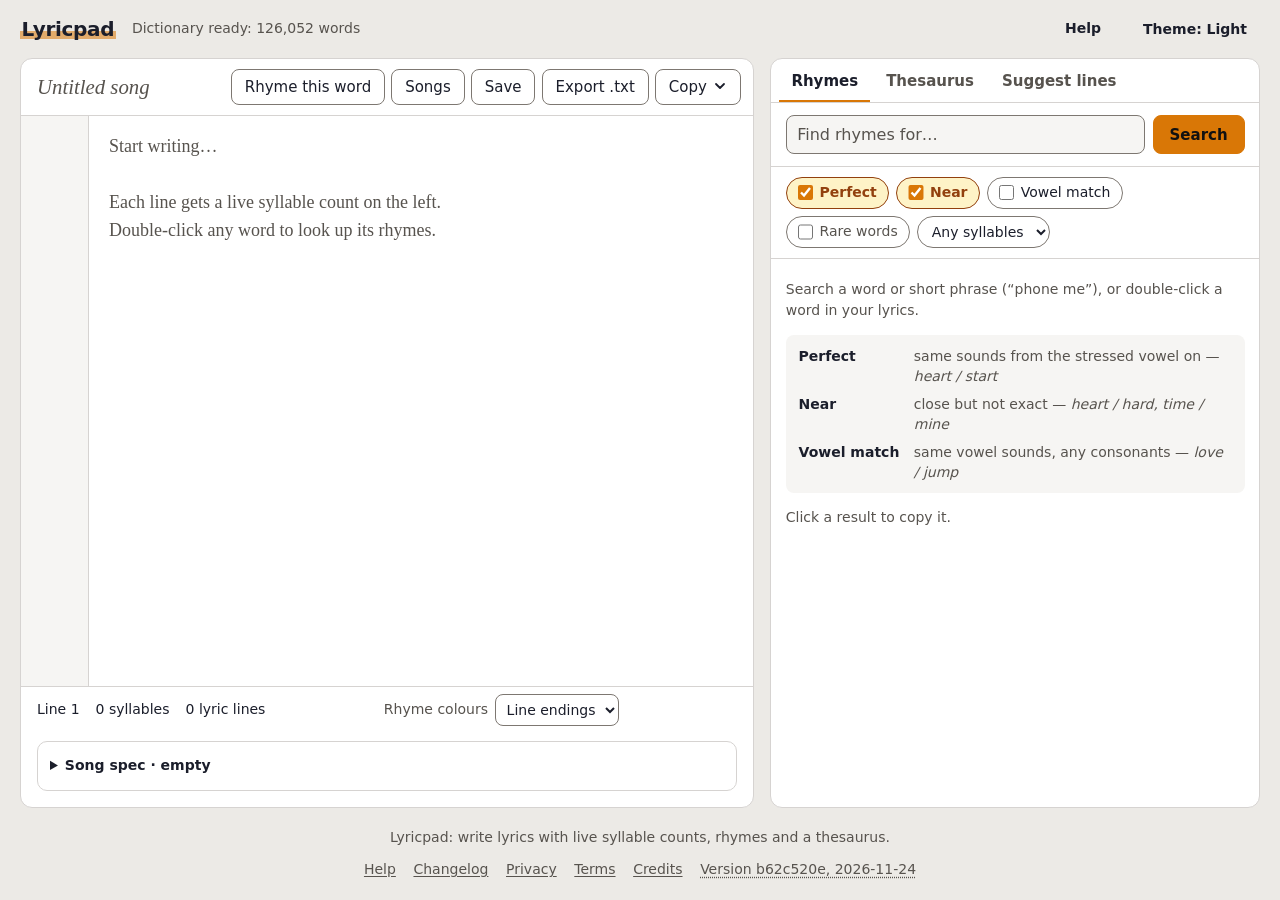
<file: index.html>
<!doctype html>
<html lang="en">
<head>
  <meta charset="utf-8">
  <meta name="viewport" content="width=device-width, initial-scale=1">
  <meta name="theme-color" content="#eceae6" media="(prefers-color-scheme: light)">
  <meta name="theme-color" content="#141312" media="(prefers-color-scheme: dark)">
  <title>Lyricpad</title>
  <meta name="description" content="A lyric editor with live syllable counts and a rhyme finder.">
  <link rel="icon" href="feather.svg" type="image/svg+xml">
  <script>
    // Apply the theme before the page draws, so it doesn't flash. Light unless changed.
    (function () {
      let t = "light";
      try { t = localStorage.getItem("lyricpad:theme") || "light"; } catch {}
      if (t !== "auto") document.documentElement.dataset.theme = t === "dark" ? "dark" : "light";
    })();
  </script>
  <link rel="stylesheet" href="css/style.css?v=b62c520e">
</head>
<body>
<a class="skip" href="#main">Skip to content</a>
  <header class="topbar">
    <h1><span class="mark">Lyricpad</span></h1>
    <div class="status" id="status">Loading dictionary…</div>
    <a href="help.html" target="_blank" rel="noopener" class="help-link" title="How to use Lyricpad (opens in a new tab)">Help</a>
    <button type="button" id="themeBtn" class="theme-btn" title="Switch between light, dark and automatic (follow your device) colours">Theme: Light</button>
  </header>

  <main class="layout" id="main">
    <section class="panel editor-panel" aria-label="Lyrics editor">
      <div class="panel-head">
        <input id="title" class="song-title" placeholder="Untitled song" aria-label="Song title" spellcheck="false">
        <div class="tools">
          <button id="rhymeHere" title="Find rhymes for the selected word, or the last word of the line above (Alt+R)">Rhyme this word</button>
          <button id="songsBtn" title="Open, start or download songs">Songs</button>
          <button id="saveBtn" title="Save to Google Drive (Ctrl/Cmd+S)">Save</button>
          <button id="exportBtn" title="Download this song as a text file">Export .txt</button>
          <div class="copy-wrap">
            <button id="copyBtn" aria-haspopup="true" aria-expanded="false" aria-controls="copyMenu" title="Copy the song to the clipboard">Copy <svg class="icon" viewBox="0 0 16 16" aria-hidden="true"><path d="M4 6l4 4 4-4" fill="none" stroke="currentColor" stroke-width="1.8" stroke-linecap="round" stroke-linejoin="round"/></svg></button>
            <div id="copyMenu" class="copy-menu" hidden>
              <button type="button" data-copy="all">Copy lyrics<small>Exactly as written, [tags] included</small></button>
              <button type="button" data-copy="strip">Copy without [tags]<small>Removes [Verse], [Chorus] and any other text in square brackets</small></button>
              <label><input type="checkbox" id="copyTitle"> Include the song title at the top</label>
              <button type="button" data-copy="spec">Add to song spec<small>Saves the lyrics with their [tags], and the title, to the song spec the GP Song Tools share</small></button>
            </div>
          </div>
        </div>
      </div>
      <div class="editor-scroll" id="editorScroll">
        <div class="editor">
          <div class="gutter" id="gutter" aria-hidden="true"></div>
          <div class="text-wrap">
            <div class="mirror" id="mirror" aria-hidden="true"></div>
            <textarea id="lyrics" aria-label="Lyrics" spellcheck="true" placeholder="Start writing…&#10;&#10;Each line gets a live syllable count on the left.&#10;Double-click any word to look up its rhymes."></textarea>
          </div>
        </div>
      </div>
      <div class="panel-foot"><span id="lineInfo">&nbsp;</span>
        <label class="rhyme-colours" title="Highlight words that rhyme with each other; each rhyme sound gets its own colour">Rhyme colours
          <select id="rhymeColours">
            <option value="off">Off</option>
            <option value="ends">Line endings</option>
            <option value="all">All words</option>
          </select>
        </label>
        <span id="saveState" class="save-state" aria-live="polite"></span></div>
      <div id="specPanel" class="spec-panel"></div>
    </section>

    <section class="panel side-panel" aria-label="Rhymes and suggestions">
      <div class="tabs" role="tablist" aria-label="Tools">
        <button type="button" role="tab" id="tabRhymes" aria-selected="true" aria-controls="paneRhymes">Rhymes</button>
        <button type="button" role="tab" id="tabThes" aria-selected="false" aria-controls="paneThes">Thesaurus</button>
        <button type="button" role="tab" id="tabSuggest" aria-selected="false" aria-controls="paneSuggest">Suggest lines</button>
      </div>
      <div class="pane" id="paneRhymes" role="tabpanel" aria-labelledby="tabRhymes">
      <h2 class="vh">Rhymes</h2>
      <form class="search" id="searchForm">
        <input id="query" type="search" placeholder="Find rhymes for…" autocomplete="off" spellcheck="false" aria-label="Word to rhyme">
        <button type="submit">Search</button>
      </form>
      <div class="options">
        <label class="chip"><input type="checkbox" id="optPerfect" checked> Perfect</label>
        <label class="chip"><input type="checkbox" id="optNear" checked> Near</label>
        <label class="chip"><input type="checkbox" id="optAssonance"> Vowel match</label>
        <label class="chip subtle"><input type="checkbox" id="optRare"> Rare words</label>
        <select id="optSyl" aria-label="Filter by syllables">
          <option value="">Any syllables</option>
          <option value="1">1 syllable</option>
          <option value="2">2 syllables</option>
          <option value="3">3 syllables</option>
          <option value="4">4+ syllables</option>
        </select>
      </div>
      <div class="results" id="results">
        <p class="hint">Search a word or short phrase (“phone me”), or double-click a word in your lyrics.</p>
        <dl class="legend">
          <dt>Perfect</dt><dd>same sounds from the stressed vowel on — <i>heart / start</i></dd>
          <dt>Near</dt><dd>close but not exact — <i>heart / hard, time / mine</i></dd>
          <dt>Vowel match</dt><dd>same vowel sounds, any consonants — <i>love / jump</i></dd>
        </dl>
        <p class="hint">Click a result to copy it.</p>
      </div>
      </div>

      <div class="pane" id="paneThes" role="tabpanel" aria-labelledby="tabThes" hidden>
        <h2 class="vh">Thesaurus</h2>
        <form class="search" id="thesForm">
          <input id="thesQuery" type="search" placeholder="Find synonyms for…" autocomplete="off" spellcheck="false" aria-label="Word to find synonyms for">
          <button type="submit">Search</button>
        </form>
        <div class="options">
          <label class="rhyme-with"><span>Must rhyme with</span>
            <input id="thesRhyme" type="search" placeholder="optional, e.g. night" autocomplete="off" spellcheck="false">
          </label>
          <label class="chip"><input type="checkbox" id="thesPerfect" checked> Perfect</label>
          <label class="chip"><input type="checkbox" id="thesNear" checked> Near</label>
          <button type="button" id="thesUseSelection" class="ghost" title="Look up the word under the cursor in your lyrics (Alt+T)">Use selected word</button>
        </div>
        <div class="results" id="thesOut">
          <p class="hint">Double-click a word in your lyrics while this tab is open (or press Alt+T) to see its synonyms, grouped by meaning. Clicking a synonym swaps it into your lyrics.</p>
          <p class="hint">Fill in <b>Must rhyme with</b> to see only synonyms that rhyme with another word — handy for finding a word that means the right thing <i>and</i> lands the rhyme.</p>
        </div>
      </div>

      <div class="pane" id="paneSuggest" role="tabpanel" aria-labelledby="tabSuggest" hidden>
        <h2 class="vh">Suggest lines</h2>
        <div class="suggest-scroll">
          <details class="settings" id="aiSettings">
            <summary>AI settings <span class="muted">(<span id="aiSummary">not set up</span>)</span></summary>
            <div class="settings-body">
              <label class="field">Provider
                <select id="aiProvider">
                  <option value="claude">Claude (Anthropic)</option>
                  <option value="gemini">Gemini (Google)</option>
                </select>
              </label>
              <label class="field">API key
                <input id="aiKey" type="password" autocomplete="off" spellcheck="false" placeholder="Paste your key">
              </label>
              <p class="hint small" id="aiKeyHelp"></p>
              <label class="field">Model
                <select id="aiModel"></select>
              </label>
              <label class="check"><input type="checkbox" id="aiRemember" checked> <span>Remember key on this device</span></label>
              <p class="hint small">Your key is stored only in this browser and sent only to the provider you picked. Untick “remember” to have it forgotten when you close the tab.</p>
              <button type="button" id="aiForget">Forget key</button>
            </div>
          </details>

          <div id="specIn" class="spec-in" hidden></div>

          <label class="field">Topic / feel
            <textarea id="topic" rows="2" placeholder="e.g. leaving a small town, bittersweet. Write as much as you like: the box grows to fit." autocomplete="off"></textarea>
          </label>

          <details class="settings" id="structBox">
            <summary>Write a whole song from a structure</summary>
            <div class="settings-body">
              <p class="hint small">Paste a Song Structure copied from <a href="https://gp-songtools.github.io/gp-blueprint/" target="_blank" rel="noopener">GP Blueprint</a> or <a href="https://gp-songtools.github.io/ideawizard/" target="_blank" rel="noopener">Idea Wizard</a>. The AI writes lyrics about your Topic / feel, with each section's line count, syllables and rhyme scheme.</p>
              <textarea id="structIn" class="struct-in" rows="6" spellcheck="false" aria-label="Song structure" placeholder="[VERSE 1: half-spoken, tense]&#10;16 bars, 43 secs, 8 lines. Rhyme: ABABCDCD. Syllables: 8.7.8.7.8.7.8.7."></textarea>
              <p class="hint small" id="structInfo"></p>
              <button type="button" class="primary" id="structBtn">Write lyrics</button>
              <div id="structOut" aria-live="polite"></div>
            </div>
          </details>

          <div class="field">
            <span>Selected line <span class="muted" id="targetNum"></span></span>
            <div class="quote" id="targetText"></div>
          </div>

          <div class="seg" role="radiogroup" aria-label="What to suggest">
            <label><input type="radio" name="mode" id="modeRewrite" checked> Rewrite this line</label>
            <label><input type="radio" name="mode" id="modeNext"> Write the next line</label>
          </div>

          <div class="rhyme-row">
            <label class="check"><input type="checkbox" id="startOn"> <span>Line starts with</span></label>
            <input id="startWith" placeholder="e.g. I never knew" autocomplete="off" spellcheck="false" aria-label="Words the line should start with">
          </div>
          <div class="rhyme-row">
            <label class="check"><input type="checkbox" id="endOn"> <span>Line ends with</span></label>
            <input id="endWith" placeholder="e.g. in the morning light" autocomplete="off" autocapitalize="off" spellcheck="false" aria-label="Words the line should end with">
            <p class="hint small affix-note" id="endNote" hidden>The ending is fixed, so the rhyme is skipped.</p>
          </div>
          <div class="syl-row">
            <label class="check"><input type="checkbox" id="matchSyl" checked> <span>Syllables per line</span></label>
            <div class="stepper">
              <button type="button" id="sylDown" aria-label="One fewer syllable">−</button>
              <input id="sylCount" type="number" min="1" max="40" step="1" inputmode="numeric" aria-label="Number of syllables">
              <button type="button" id="sylUp" aria-label="One more syllable">+</button>
            </div>
            <button type="button" class="linkish" id="sylReset" hidden></button>
          </div>
          <div class="rhyme-row" id="rhymeRow">
            <label class="check"><input type="checkbox" id="rhymeOverride"> <span>Override the selected rhyme with</span></label>
            <input id="rhymeWith" placeholder="a word (blank = no rhyme)" autocomplete="off" spellcheck="false" aria-label="Word to rhyme with instead of the default">
            <p class="hint small rhyme-caption" id="rhymeCaption"></p>
          </div>
          <div class="reword-row" id="rewordRow">
            <label class="check"><input type="checkbox" id="rewordOn"> <span>Try to reword this line to fit the rhyme</span></label>
            <p class="hint small" id="rewordNote"></p>
          </div>

          <label class="check" title="Less thinking before answering: much quicker, slightly less polished"><input type="checkbox" id="aiFast" checked> <span>Fast mode <span class="muted">— less thinking, quicker answers</span></span></label>
          <button type="button" class="primary" id="suggestBtn">Suggest lines</button>
          <div id="suggestOut" aria-live="polite"></div>
        </div>
      </div>
    </section>
  </main>
  <footer class="site-foot">
    <p class="about">Lyricpad: write lyrics with live syllable counts, rhymes and a thesaurus.</p>
    <a href="help.html" target="_blank" rel="noopener">Help</a>
    <a href="changelog.html">Changelog</a>
    <a href="privacy.html">Privacy</a>
    <a href="terms.html">Terms</a>
    <a href="https://gp-songtools.github.io/toolsmenu/privacy.html#credits" target="_blank" rel="noopener">Credits</a>
    <button type="button" id="version" class="ver" data-build="b62c520e" data-date="2026-11-24" title="Click to check whether a newer version is available">Version b62c520e, 2026-11-24</button>
  </footer>
  <dialog id="songsDialog" class="songs-dialog" aria-labelledby="songsTitle">
    <div class="dlg-head">
      <h2 id="songsTitle">Songs</h2>
      <button type="button" id="songsClose" class="ghost" aria-label="Close"><svg class="icon" viewBox="0 0 16 16" aria-hidden="true"><path d="M4 4l8 8M12 4l-8 8" fill="none" stroke="currentColor" stroke-width="1.8" stroke-linecap="round"/></svg></button>
    </div>
    <div class="dlg-actions">
      <button type="button" id="newSong">New song</button>
      <button type="button" id="downloadTxt">Export .txt</button>
    </div>
    <div id="driveAccount" class="drive-account" hidden></div>
    <div id="driveSetup" class="drive-setup" hidden>
      <p>To save songs to Google Drive, Lyricpad needs a Google OAuth client ID (see “Google Drive setup” in the project README). If you have one, paste it here:</p>
      <div class="row">
        <input id="driveClientId" aria-label="Google OAuth client ID" placeholder="…apps.googleusercontent.com" autocomplete="off" spellcheck="false">
        <button type="button" id="driveClientSave">Use it</button>
      </div>
    </div>
    <input id="songFilter" type="search" placeholder="Filter songs" autocomplete="off" aria-label="Filter songs" hidden>
    <div id="songList" class="song-list"></div>
  </dialog>
  <dialog id="moveDialog" class="songs-dialog move-dialog" aria-labelledby="moveTitle">
    <div class="dlg-head"><h2 id="moveTitle">Move your old songs?</h2></div>
    <p id="moveText" class="move-text"></p>
    <div class="dlg-actions">
      <button type="button" id="moveYes" class="primary">Move</button>
      <button type="button" id="moveNo">Not now</button>
    </div>
  </dialog>
  <div class="toast" id="toast" role="status" aria-live="polite"></div>
  <script type="module" src="js/app.js?v=b62c520e"></script>
<!-- Cloudflare Web Analytics --><script type='module' src='https://static.cloudflareinsights.com/beacon.min.js' data-cf-beacon='{"token": "2c5b0c69f74b496998f02d0e1f651bd5"}'></script><!-- End Cloudflare Web Analytics -->
</body>
</html>
</file>
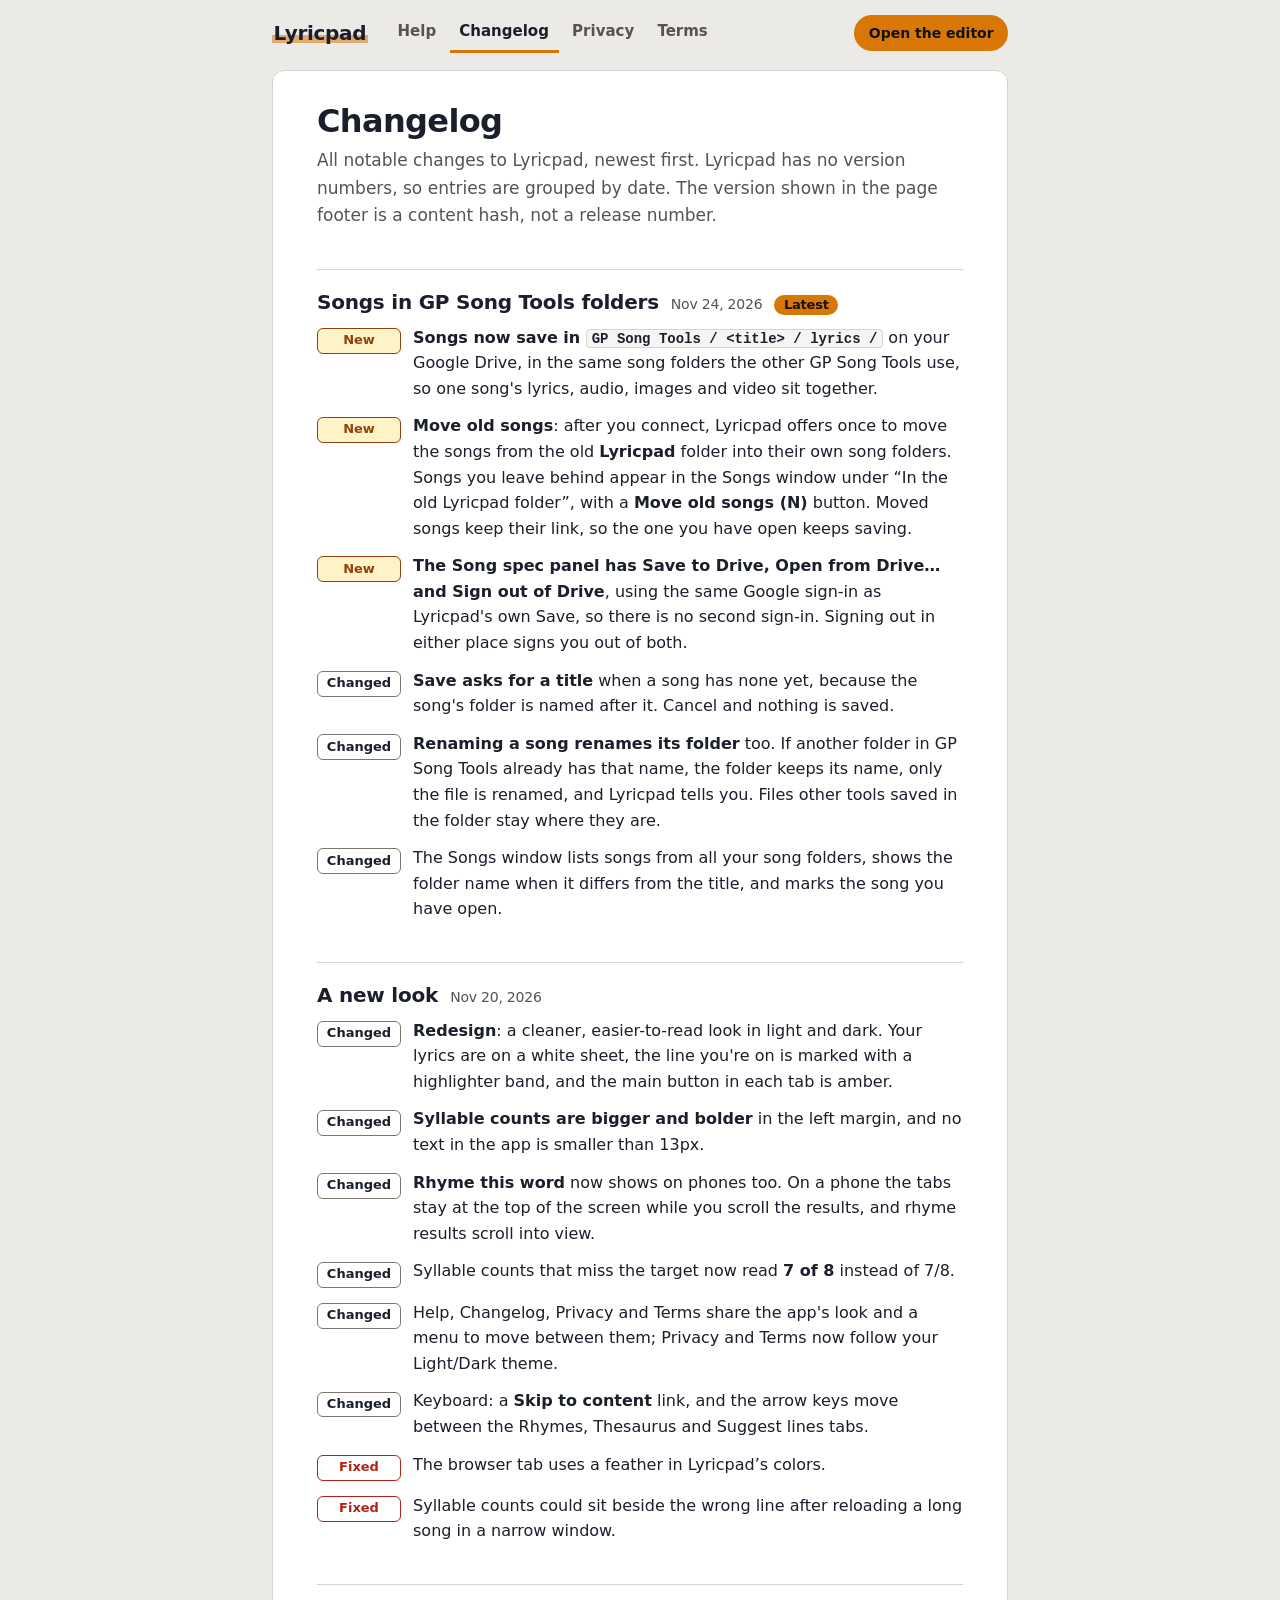
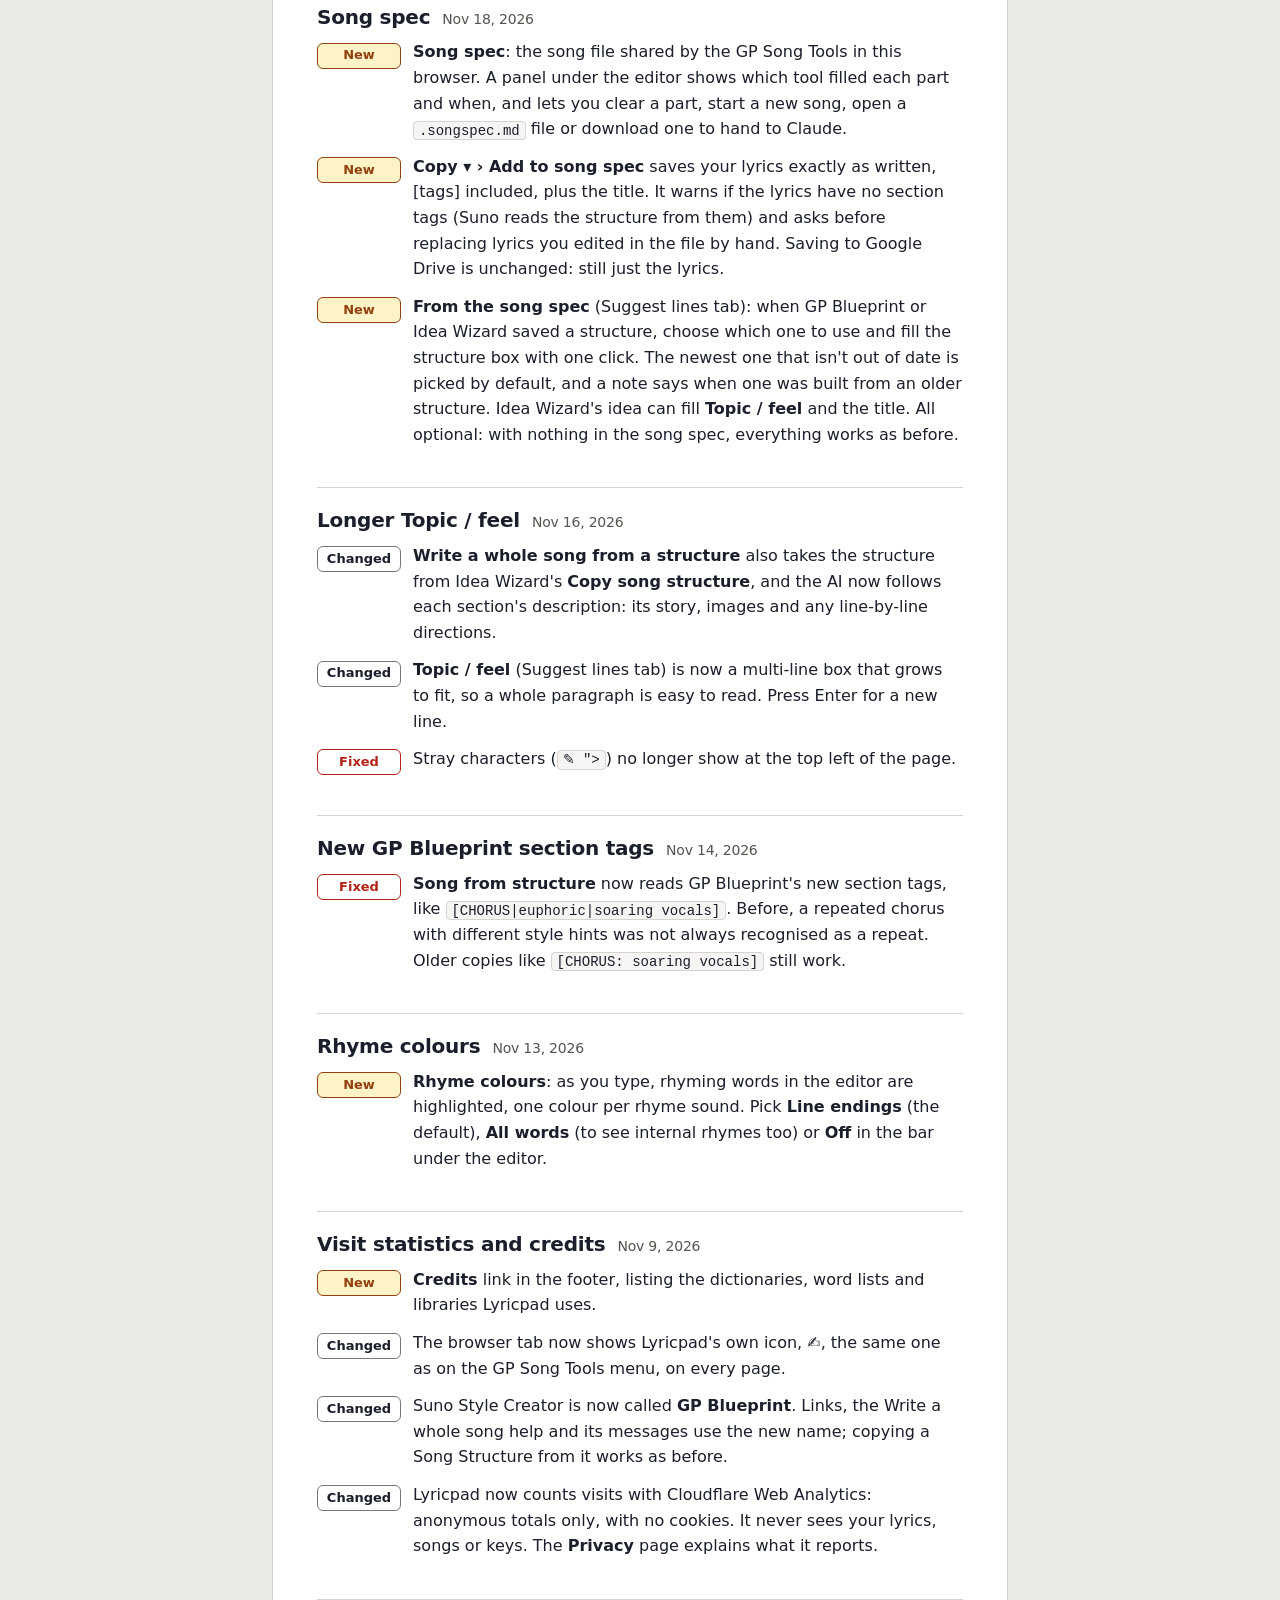
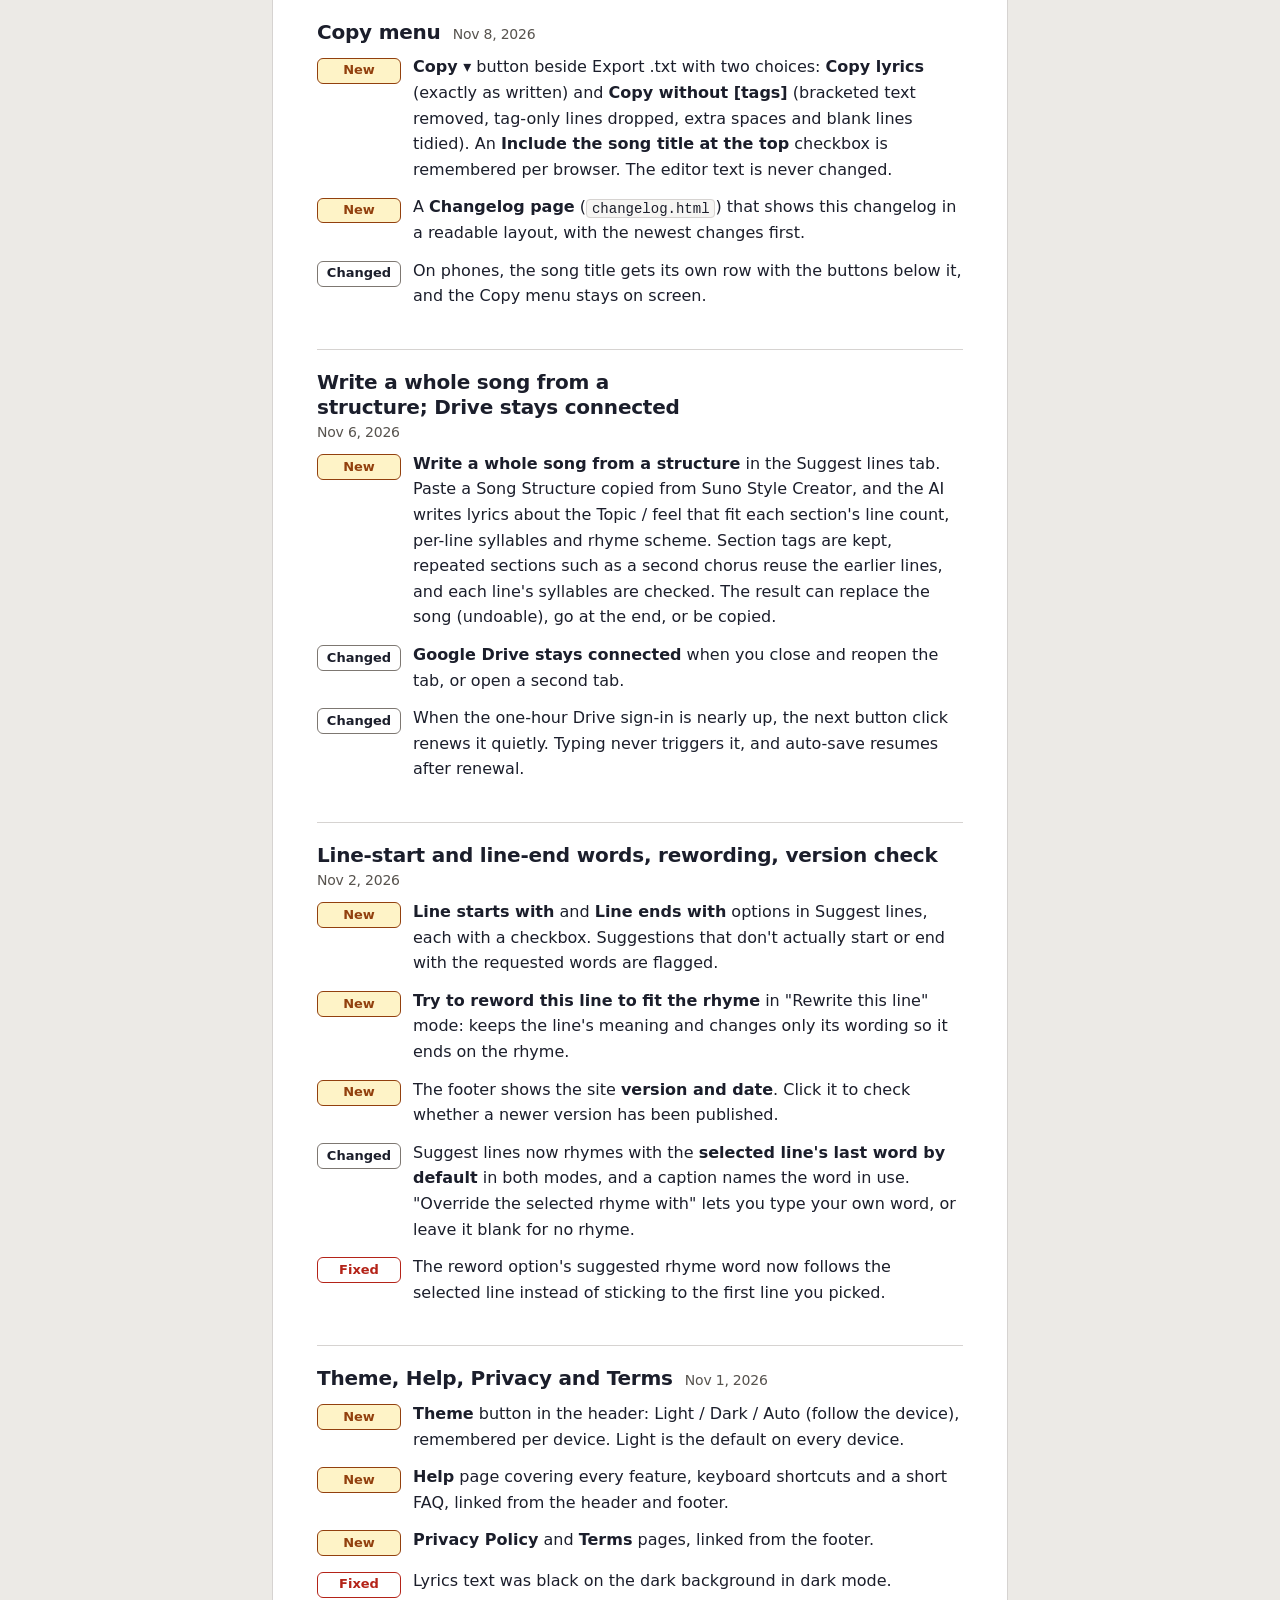
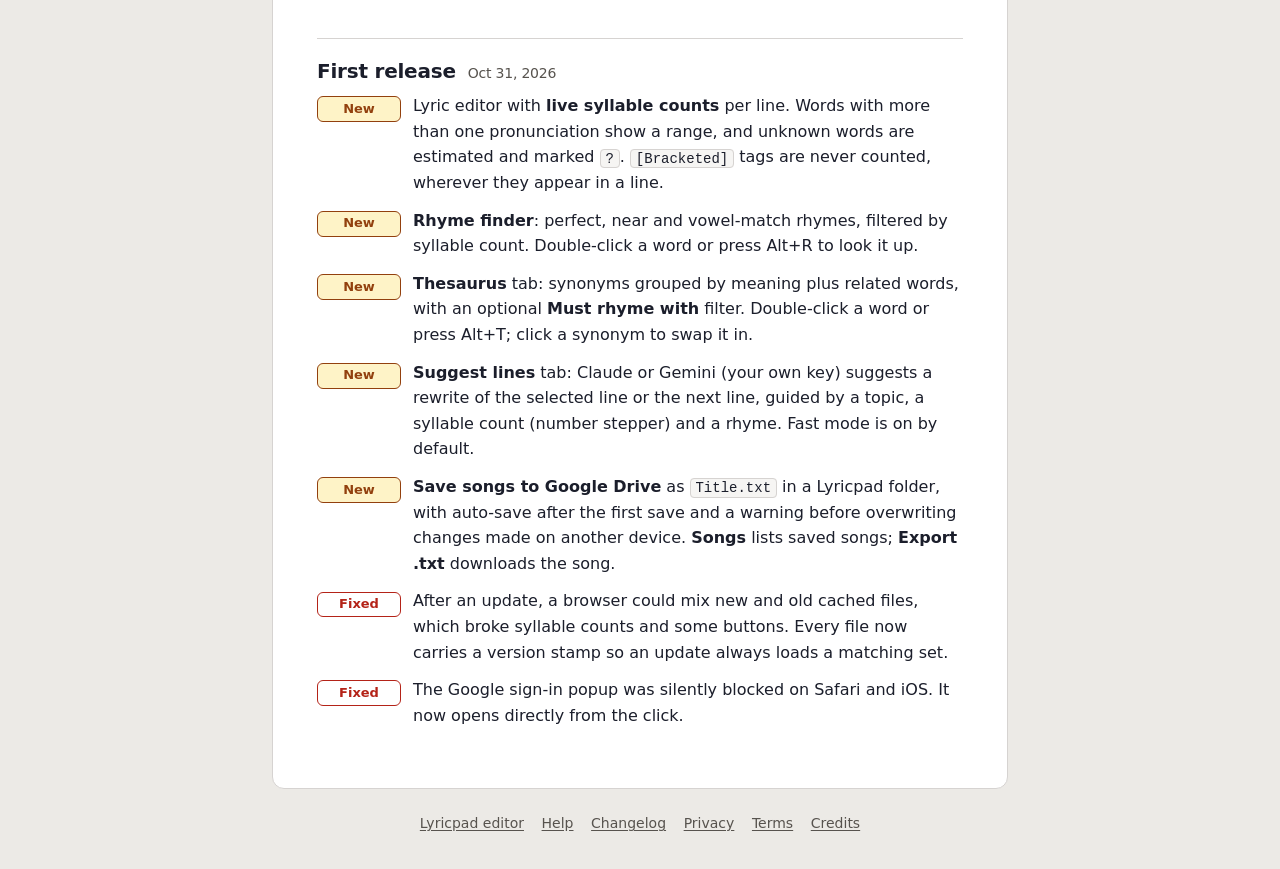
<file: changelog.html>
<!doctype html>
<html lang="en">
<head>
<meta charset="utf-8">
<link rel="icon" href="feather.svg" type="image/svg+xml">
<meta name="viewport" content="width=device-width, initial-scale=1, viewport-fit=cover">
  <meta name="theme-color" content="#eceae6" media="(prefers-color-scheme: light)">
  <meta name="theme-color" content="#141312" media="(prefers-color-scheme: dark)">
<title>Lyricpad — Changelog</title>
<meta name="description" content="What changed in Lyricpad, newest first.">
<script>
  // Match the theme chosen in the app.
  (function () {
    let t = "light";
    try { t = localStorage.getItem("lyricpad:theme") || "light"; } catch {}
    document.documentElement.dataset.theme = t === "dark" || t === "auto" ? t : "light";
  })();
</script>
<link rel="stylesheet" href="css/pages.css?v=b62c520e">
</head>
<body>
<a class="skip" href="#main">Skip to content</a>
<header class="pagebar">
  <a class="brand" href="./" title="Back to the Lyricpad editor"><span class="mark">Lyricpad</span></a>
  <nav aria-label="Lyricpad pages"><a href="help.html">Help</a><a href="changelog.html" aria-current="page">Changelog</a><a href="privacy.html">Privacy</a><a href="terms.html">Terms</a></nav>
  <a class="open-app" href="./">Open the editor</a>
</header>
<div class="page-wrap">
<main id="main">
<h1>Changelog</h1>
<p class="sub"><span id="intro">What changed in Lyricpad, newest first.</span></p>
<div id="log"><p class="msg">Loading…</p></div>
</main>
</div>
<footer class="page-foot">
  <a href="./">Lyricpad editor</a>
  <a href="help.html">Help</a>
  <a href="changelog.html">Changelog</a>
  <a href="privacy.html">Privacy</a>
  <a href="terms.html">Terms</a>
  <a href="https://gp-songtools.github.io/toolsmenu/privacy.html#credits">Credits</a>
</footer>
<script>
// Renders CHANGELOG.md (the single source of truth) next to this page.
(function () {
  const log = document.getElementById("log");
  const MON = ["Jan","Feb","Mar","Apr","May","Jun","Jul","Aug","Sep","Oct","Nov","Dec"];
  const TAGS = { added: ["new", "New"], changed: ["chg", "Changed"], fixed: ["fix", "Fixed"], removed: ["chg", "Removed"] };
  const esc = s => s.replace(/&/g, "&amp;").replace(/</g, "&lt;").replace(/>/g, "&gt;").replace(/"/g, "&quot;");
  // Inline markdown on already-escaped text: `code`, **bold**, *italic*, [text](url).
  function inline(s) {
    const codes = [];
    s = esc(s).replace(/`([^`]+)`/g, (_, c) => (codes.push(c), "\u0000" + (codes.length - 1) + "\u0000"));
    s = s.replace(/\*\*(.+?)\*\*/g, "<b>$1</b>")
         .replace(/(^|[^*\w])\*([^*\s][^*]*?)\*(?!\w)/g, "$1<i>$2</i>")
         .replace(/\[([^\]]+)\]\(([^)\s]+)\)/g, (m, t, u) =>
           /^(https?:\/\/|\.?\/|#|[\w.-]+(\.\w+)?$)/.test(u) ? `<a href="${u}">${t}</a>` : t)
         .replace(/(^|[\s(])(https?:\/\/[^\s<)]+)/g, '$1<a href="$2">$2</a>');
    return s.replace(/\u0000(\d+)\u0000/g, (_, i) => `<code>${codes[i]}</code>`);
  }
  function niceDate(d) {
    const m = /^(\d{4})-(\d{2})-(\d{2})$/.exec(d);
    return m ? `${MON[+m[2] - 1]} ${+m[3]}, ${m[1]}` : d;
  }
  function render(md) {
    const out = [], intro = [];
    let sec = null, tag = null, item = null, sub = null;
    const close = () => { item = null; sub = null; };
    for (const raw of md.replace(/\r/g, "").split("\n")) {
      const line = raw.trimEnd();
      let m;
      if (/^#\s/.test(line)) continue;
      if ((m = /^##\s+(.*)$/.exec(line))) {
        close(); tag = null;
        const [, date, title] = /^(\d{4}-\d{2}-\d{2})?\s*(?:[—–-]\s*)?(.*)$/.exec(m[1]);
        sec = { date: date || "", title: title || "", body: [] };
        out.push(sec); continue;
      }
      if (!sec) { if (line) intro.push(line); continue; }
      if ((m = /^###\s+(.*)$/.exec(line))) {
        close();
        const k = m[1].trim().toLowerCase();
        tag = TAGS[k] || ["chg", m[1].trim()];
        continue;
      }
      if ((m = /^- (.*)$/.exec(line))) {
        item = { tag, text: m[1], subs: [] }; sub = null;
        sec.body.push(item); continue;
      }
      if (item && (m = /^\s{2,}- (.*)$/.exec(line))) { sub = { text: m[1] }; item.subs.push(sub); continue; }
      if (item && /^\s{2,}\S/.test(line)) { (sub || item).text += " " + line.trim(); continue; }
      if (!line) { close(); continue; }
      sec.body.push({ para: line });
    }
    if (!out.length) throw new Error("No entries found");
    let html = "";
    out.forEach((s, i) => {
      const id = (s.date || "entry") + (out.slice(0, i).some(o => o.date === s.date) ? "-" + i : "");
      html += `<section><h2 id="${esc(id)}"><span class="ver"><span class="v">${inline(s.title || niceDate(s.date))}</span>`;
      if (s.title && s.date) html += `<time datetime="${esc(s.date)}">${esc(niceDate(s.date))}</time>`;
      if (i === 0) html += `<span class="cur">Latest</span>`;
      html += `</span></h2>`;
      let open = false;
      for (const b of s.body) {
        if (b.para) { if (open) { html += "</ul>"; open = false; } html += `<p>${inline(b.para)}</p>`; continue; }
        if (!open) { html += "<ul>"; open = true; }
        const [cls, label] = b.tag || ["chg", "Note"];
        html += `<li><span class="tag ${cls}">${esc(label)}</span><span>${inline(b.text)}`;
        if (b.subs.length) html += "<ul>" + b.subs.map(x => `<li>${inline(x.text)}</li>`).join("") + "</ul>";
        html += "</span></li>";
      }
      if (open) html += "</ul>";
      html += "</section>";
    });
    if (intro.length) document.getElementById("intro").innerHTML = intro.map(inline).join(" ");
    log.innerHTML = html;
    if (location.hash) { const t = document.getElementById(location.hash.slice(1)); if (t) t.scrollIntoView(); }
  }
  fetch("CHANGELOG.md", { cache: "no-cache" })
    .then(r => { if (!r.ok) throw new Error("HTTP " + r.status); return r.text(); })
    .then(render)
    .catch(e => {
      log.innerHTML = '<p class="msg">The changelog couldn’t be loaded ({ERR}). <a href="https://github.com/gp-songtools/lyricpad/blob/main/CHANGELOG.md">View it on GitHub</a>.</p>'.replace("{ERR}", esc(String(e.message || e)));
    });
})();
</script>
<!-- Cloudflare Web Analytics --><script type='module' src='https://static.cloudflareinsights.com/beacon.min.js' data-cf-beacon='{"token": "2c5b0c69f74b496998f02d0e1f651bd5"}'></script><!-- End Cloudflare Web Analytics -->
</body>
</html>
</file>
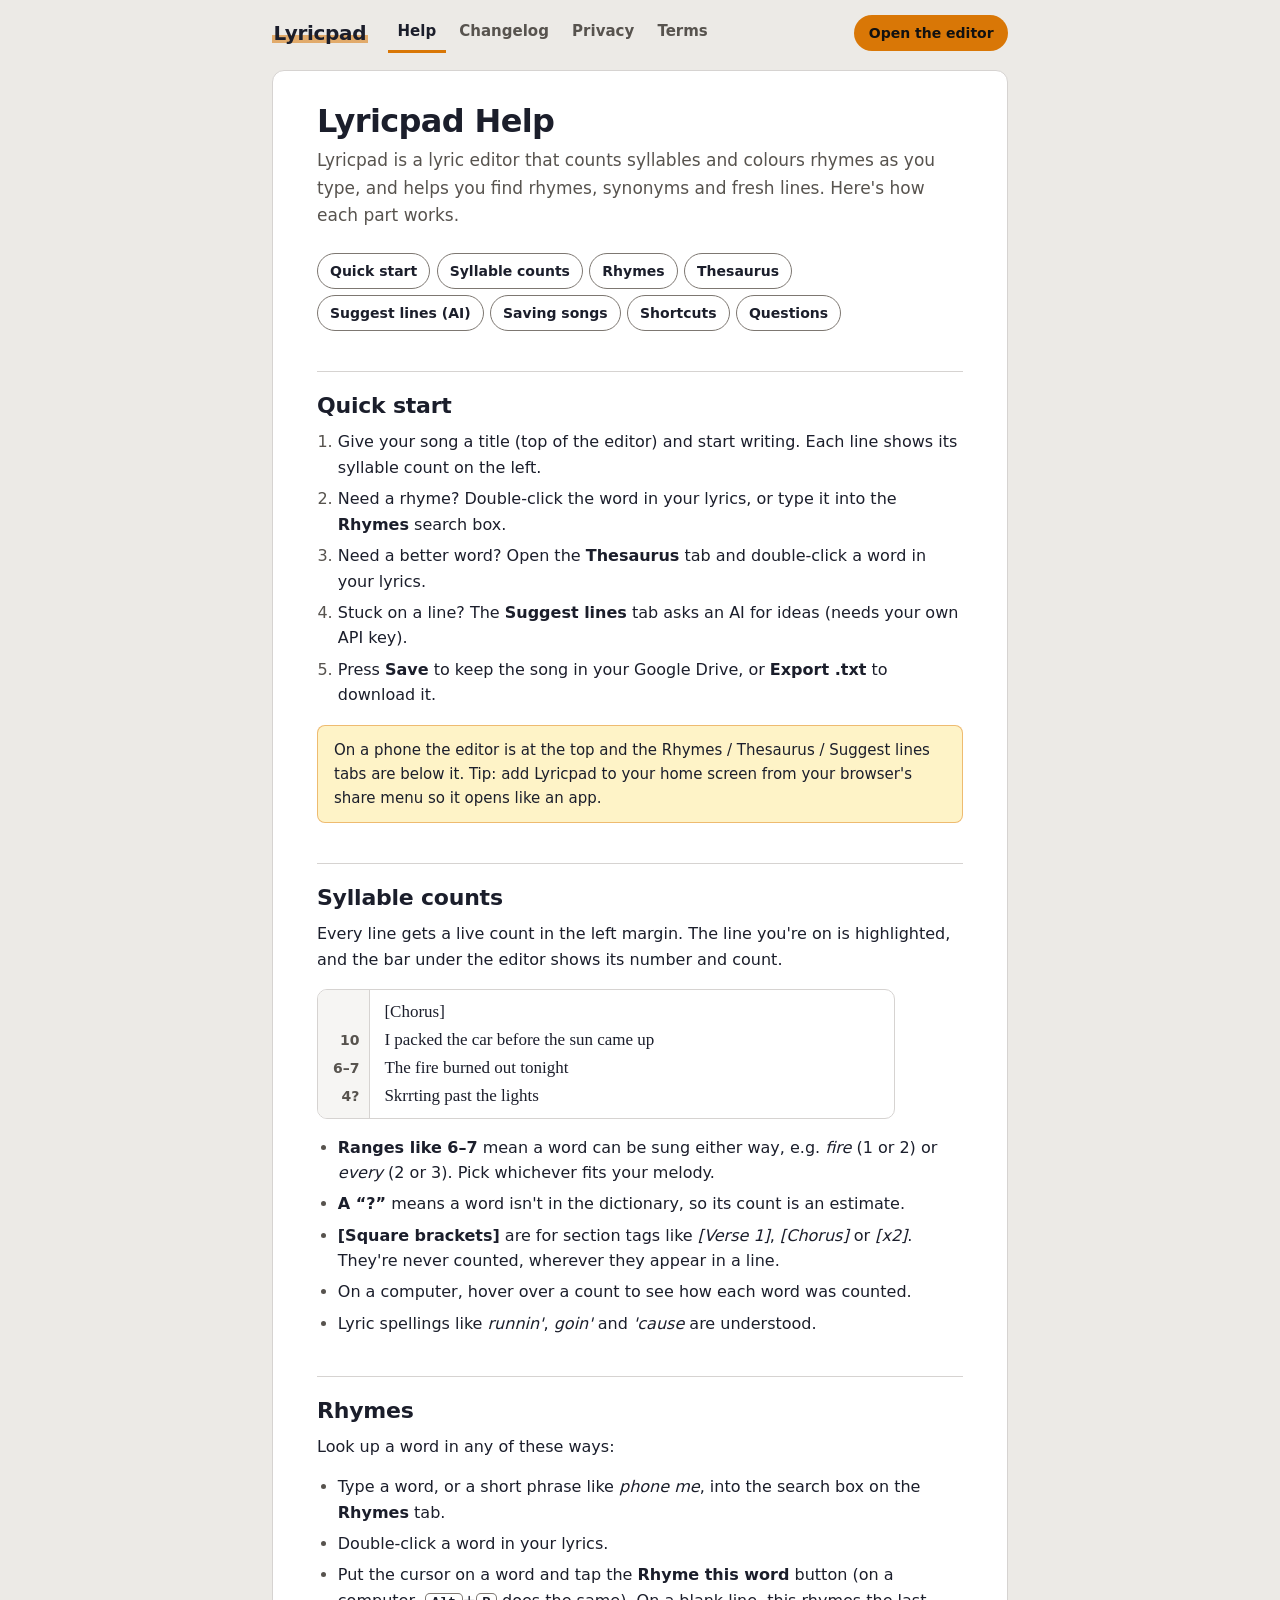
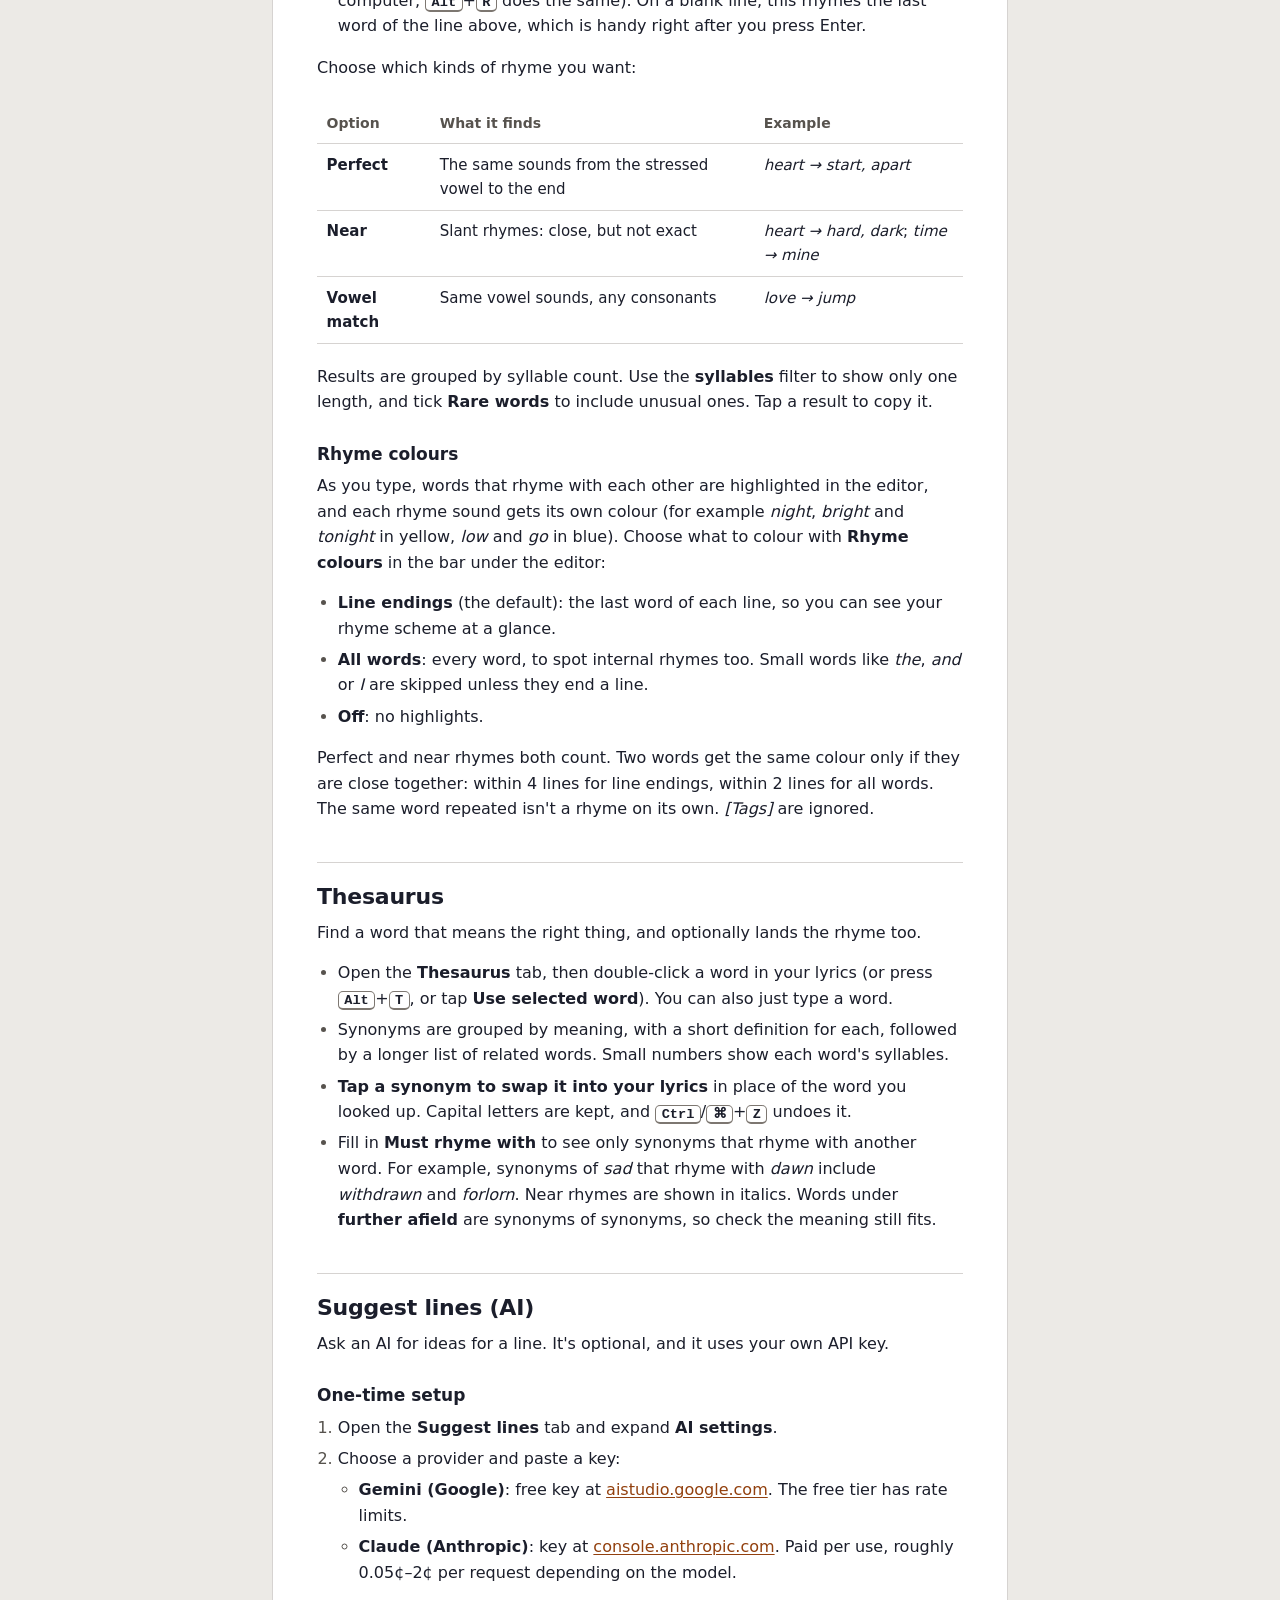
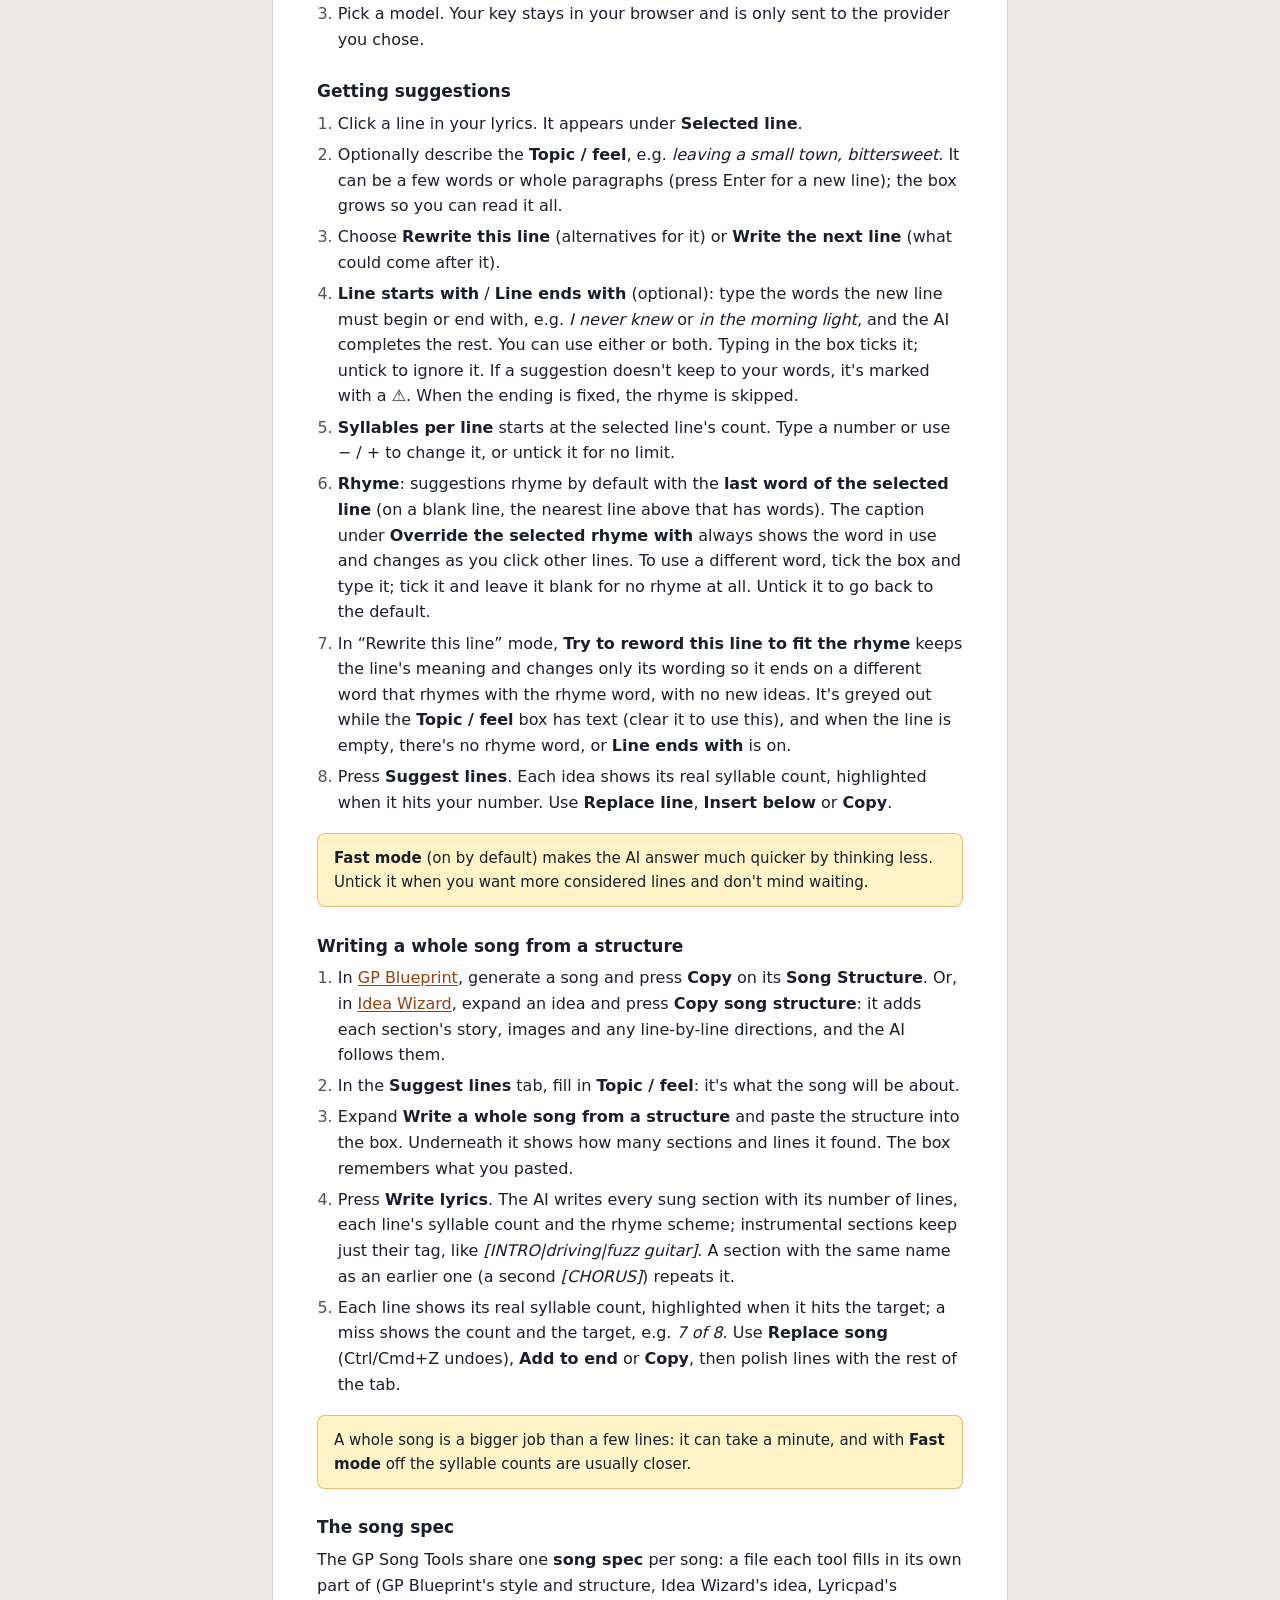
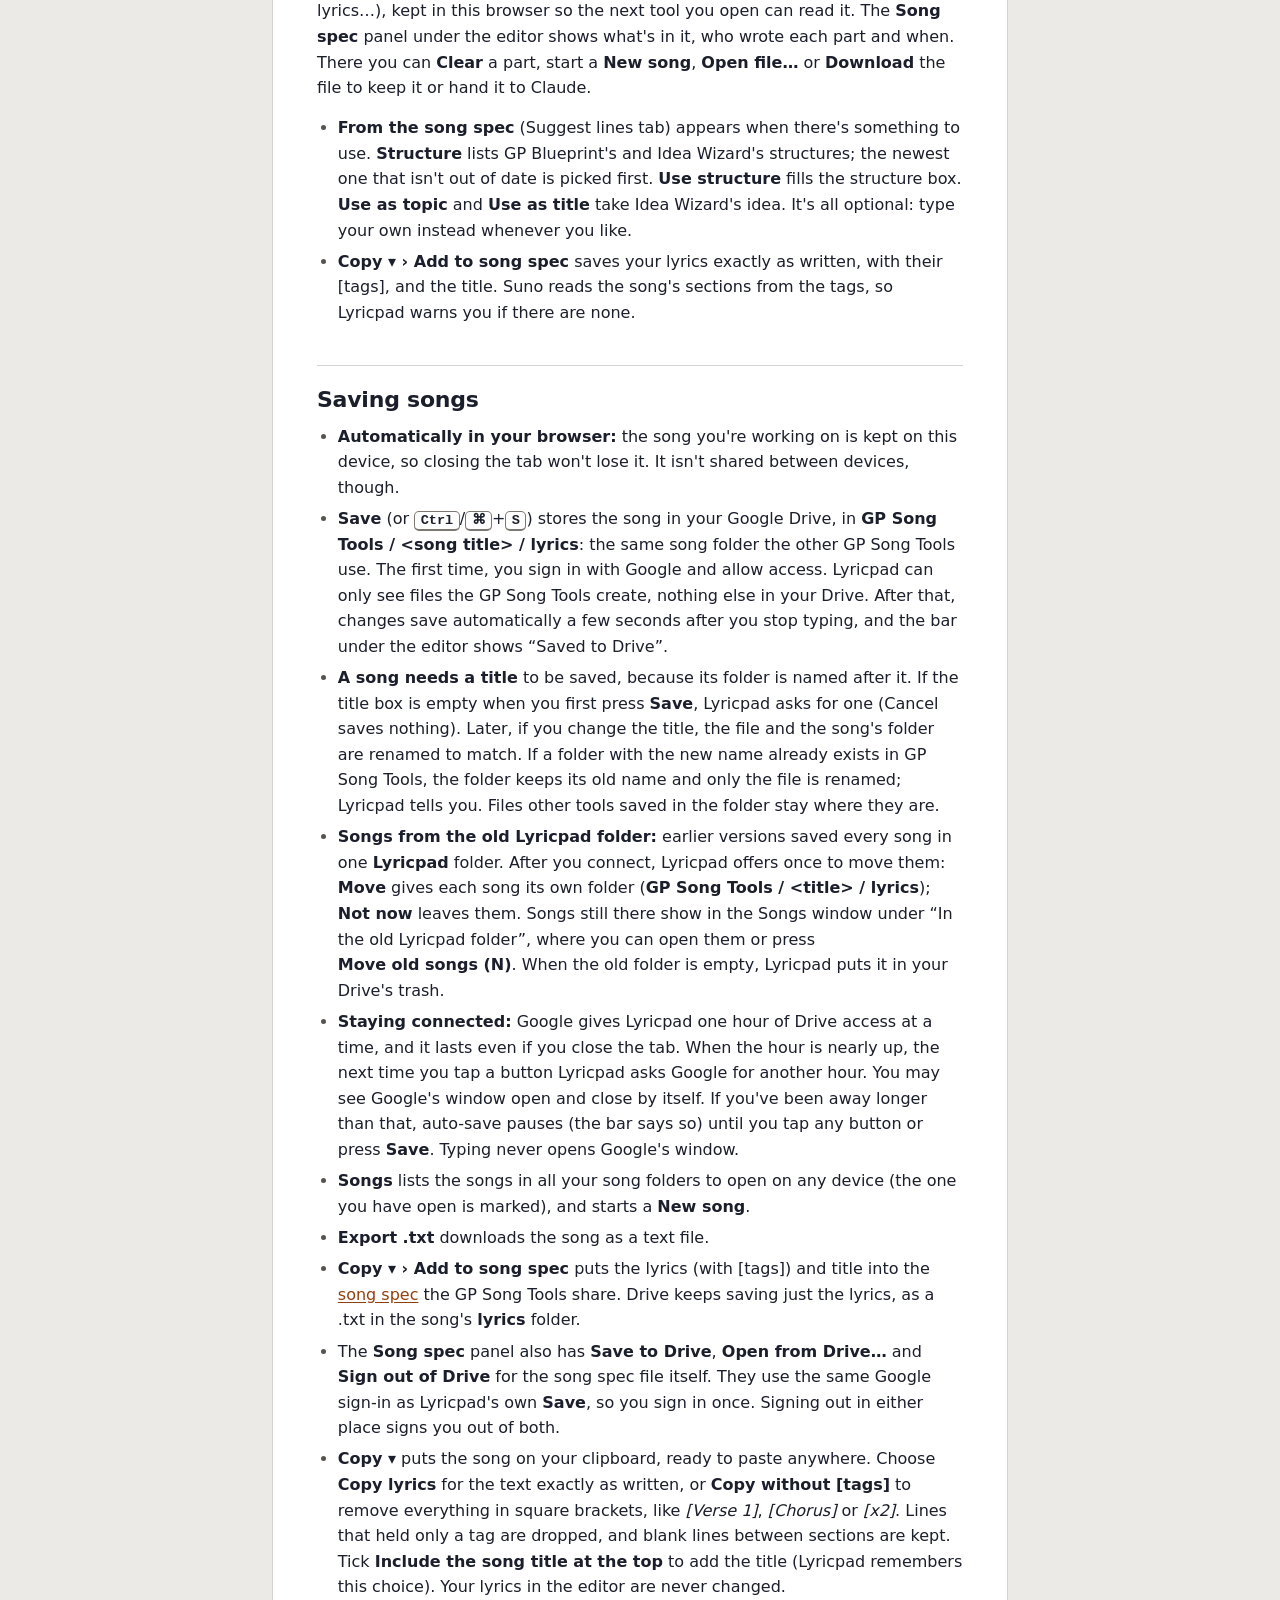
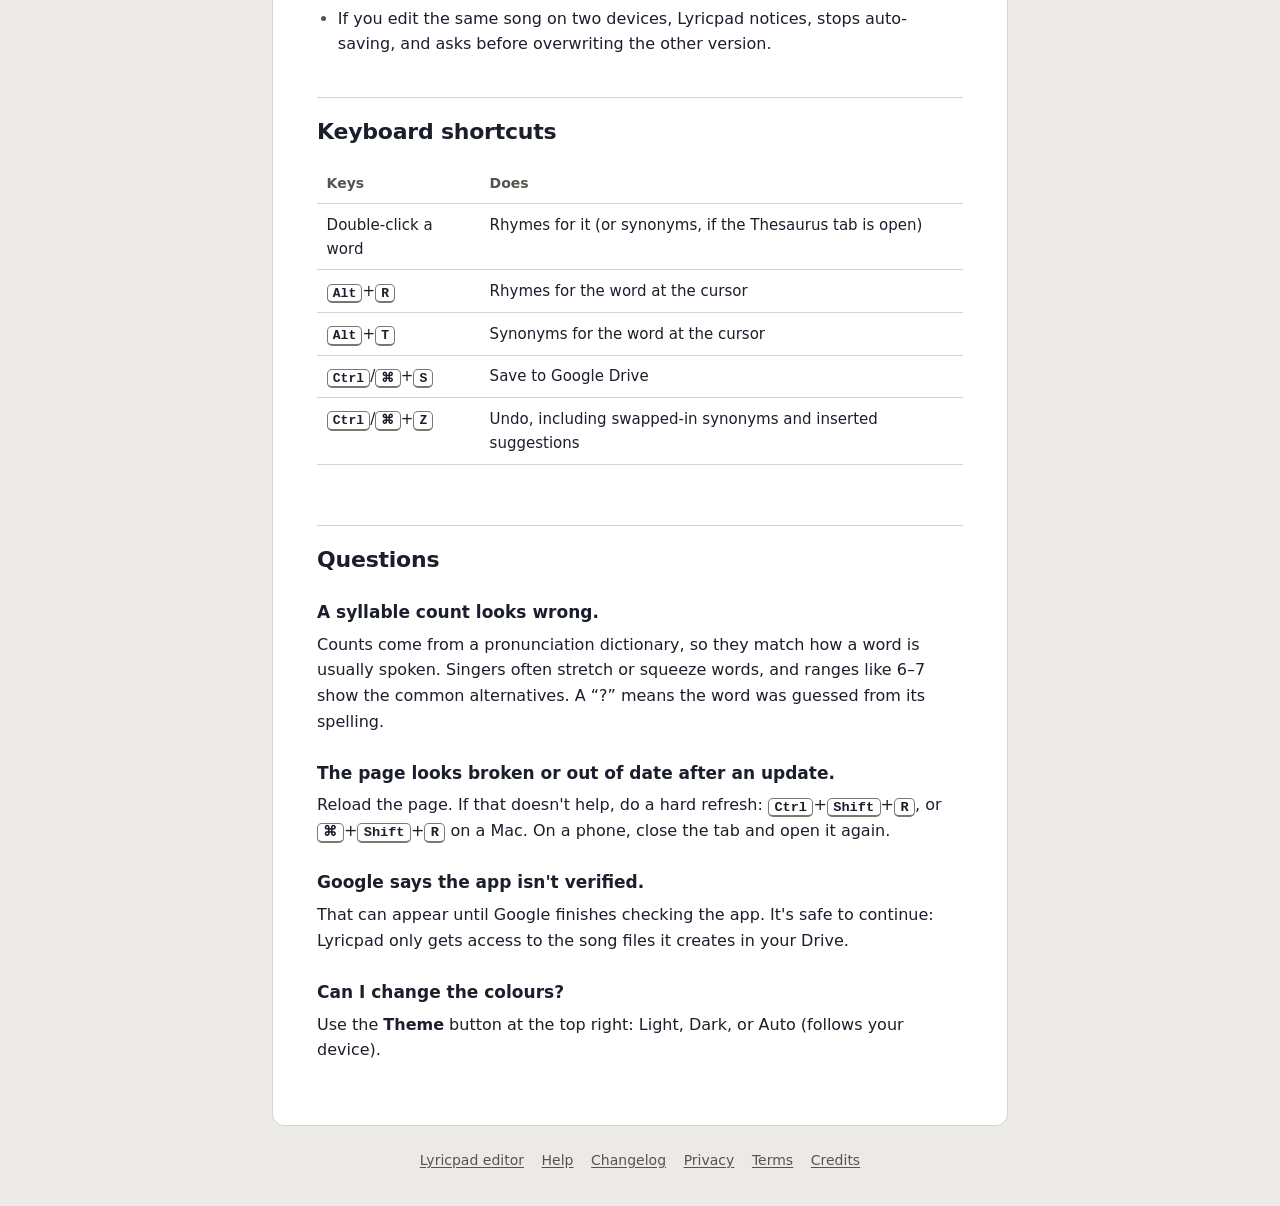
<file: help.html>
<!doctype html>
<html lang="en">
<head>
  <meta charset="utf-8">
  <link rel="icon" href="feather.svg" type="image/svg+xml">
  <meta name="viewport" content="width=device-width, initial-scale=1">
  <meta name="theme-color" content="#eceae6" media="(prefers-color-scheme: light)">
  <meta name="theme-color" content="#141312" media="(prefers-color-scheme: dark)">
  <title>Lyricpad Help</title>
  <meta name="description" content="How to use Lyricpad: syllable counts, rhymes, thesaurus, AI line suggestions and saving songs.">
  <link rel="stylesheet" href="css/pages.css?v=b62c520e">
  <script>
    // Match the theme chosen in the app.
    (function () {
      let t = "light";
      try { t = localStorage.getItem("lyricpad:theme") || "light"; } catch {}
      document.documentElement.dataset.theme = t === "dark" || t === "auto" ? t : "light";
    })();
  </script>
</head>
<body>
<a class="skip" href="#main">Skip to content</a>
<header class="pagebar">
  <a class="brand" href="./" title="Back to the Lyricpad editor"><span class="mark">Lyricpad</span></a>
  <nav aria-label="Lyricpad pages"><a href="help.html" aria-current="page">Help</a><a href="changelog.html">Changelog</a><a href="privacy.html">Privacy</a><a href="terms.html">Terms</a></nav>
  <a class="open-app" href="./">Open the editor</a>
</header>
<div class="page-wrap">
<main id="main">
  <h1>Lyricpad Help</h1>
  <p class="lede">Lyricpad is a lyric editor that counts syllables and colours rhymes as you type, and helps you find rhymes, synonyms and fresh lines. Here's how each part works.</p>

  <nav class="toc" aria-label="Contents">
    <a href="#start">Quick start</a>
    <a href="#syllables">Syllable counts</a>
    <a href="#rhymes">Rhymes</a>
    <a href="#thesaurus">Thesaurus</a>
    <a href="#suggest">Suggest lines (AI)</a>
    <a href="#saving">Saving songs</a>
    <a href="#keys">Shortcuts</a>
    <a href="#faq">Questions</a>
  </nav>

  <h2 id="start">Quick start</h2>
  <ol>
    <li>Give your song a title (top of the editor) and start writing. Each line shows its syllable count on the left.</li>
    <li>Need a rhyme? Double-click the word in your lyrics, or type it into the <b>Rhymes</b> search box.</li>
    <li>Need a better word? Open the <b>Thesaurus</b> tab and double-click a word in your lyrics.</li>
    <li>Stuck on a line? The <b>Suggest lines</b> tab asks an AI for ideas (needs your own API key).</li>
    <li>Press <span class="btn">Save</span> to keep the song in your Google Drive, or <span class="btn">Export .txt</span> to download it.</li>
  </ol>
  <div class="tip">On a phone the editor is at the top and the Rhymes / Thesaurus / Suggest lines tabs are below it. Tip: add Lyricpad to your home screen from your browser's share menu so it opens like an app.</div>

  <h2 id="syllables">Syllable counts</h2>
  <p>Every line gets a live count in the left margin. The line you're on is highlighted, and the bar under the editor shows its number and count.</p>
  <div class="example" aria-hidden="true">
    <span class="n"></span><span>[Chorus]</span>
    <span class="n">10</span><span>I packed the car before the sun came up</span>
    <span class="n">6–7</span><span>The fire burned out tonight</span>
    <span class="n">4?</span><span>Skrrting past the lights</span>
  </div>
  <ul>
    <li><b>Ranges like 6–7</b> mean a word can be sung either way, e.g. <i>fire</i> (1 or 2) or <i>every</i> (2 or 3). Pick whichever fits your melody.</li>
    <li><b>A “?”</b> means a word isn't in the dictionary, so its count is an estimate.</li>
    <li><b>[Square brackets]</b> are for section tags like <i>[Verse 1]</i>, <i>[Chorus]</i> or <i>[x2]</i>. They're never counted, wherever they appear in a line.</li>
    <li>On a computer, hover over a count to see how each word was counted.</li>
    <li>Lyric spellings like <i>runnin'</i>, <i>goin'</i> and <i>'cause</i> are understood.</li>
  </ul>

  <h2 id="rhymes">Rhymes</h2>
  <p>Look up a word in any of these ways:</p>
  <ul>
    <li>Type a word, or a short phrase like <i>phone me</i>, into the search box on the <b>Rhymes</b> tab.</li>
    <li>Double-click a word in your lyrics.</li>
    <li>Put the cursor on a word and tap the <span class="btn">Rhyme this word</span> button (on a computer, <kbd>Alt</kbd>+<kbd>R</kbd> does the same). On a blank line, this rhymes the last word of the line above, which is handy right after you press Enter.</li>
  </ul>
  <p>Choose which kinds of rhyme you want:</p>
  <div class="table-wrap"><table>
    <tr><th>Option</th><th>What it finds</th><th>Example</th></tr>
    <tr><td><b>Perfect</b></td><td>The same sounds from the stressed vowel to the end</td><td><i>heart → start, apart</i></td></tr>
    <tr><td><b>Near</b></td><td>Slant rhymes: close, but not exact</td><td><i>heart → hard, dark</i>; <i>time → mine</i></td></tr>
    <tr><td><b>Vowel match</b></td><td>Same vowel sounds, any consonants</td><td><i>love → jump</i></td></tr>
  </table></div>
  <p>Results are grouped by syllable count. Use the <b>syllables</b> filter to show only one length, and tick <b>Rare words</b> to include unusual ones. Tap a result to copy it.</p>

  <h3 id="rhyme-colours">Rhyme colours</h3>
  <p>As you type, words that rhyme with each other are highlighted in the editor, and each rhyme sound gets its own colour (for example <i>night</i>, <i>bright</i> and <i>tonight</i> in yellow, <i>low</i> and <i>go</i> in blue). Choose what to colour with <b>Rhyme colours</b> in the bar under the editor:</p>
  <ul>
    <li><b>Line endings</b> (the default): the last word of each line, so you can see your rhyme scheme at a glance.</li>
    <li><b>All words</b>: every word, to spot internal rhymes too. Small words like <i>the</i>, <i>and</i> or <i>I</i> are skipped unless they end a line.</li>
    <li><b>Off</b>: no highlights.</li>
  </ul>
  <p>Perfect and near rhymes both count. Two words get the same colour only if they are close together: within 4 lines for line endings, within 2 lines for all words. The same word repeated isn't a rhyme on its own. <i>[Tags]</i> are ignored.</p>

  <h2 id="thesaurus">Thesaurus</h2>
  <p>Find a word that means the right thing, and optionally lands the rhyme too.</p>
  <ul>
    <li>Open the <b>Thesaurus</b> tab, then double-click a word in your lyrics (or press <kbd>Alt</kbd>+<kbd>T</kbd>, or tap <span class="btn">Use selected word</span>). You can also just type a word.</li>
    <li>Synonyms are grouped by meaning, with a short definition for each, followed by a longer list of related words. Small numbers show each word's syllables.</li>
    <li><b>Tap a synonym to swap it into your lyrics</b> in place of the word you looked up. Capital letters are kept, and <kbd>Ctrl</kbd>/<kbd>⌘</kbd>+<kbd>Z</kbd> undoes it.</li>
    <li>Fill in <b>Must rhyme with</b> to see only synonyms that rhyme with another word. For example, synonyms of <i>sad</i> that rhyme with <i>dawn</i> include <i>withdrawn</i> and <i>forlorn</i>. Near rhymes are shown in italics. Words under <b>further afield</b> are synonyms of synonyms, so check the meaning still fits.</li>
  </ul>

  <h2 id="suggest">Suggest lines (AI)</h2>
  <p>Ask an AI for ideas for a line. It's optional, and it uses your own API key.</p>
  <h3>One-time setup</h3>
  <ol>
    <li>Open the <b>Suggest lines</b> tab and expand <b>AI settings</b>.</li>
    <li>Choose a provider and paste a key:
      <ul>
        <li><b>Gemini (Google)</b>: free key at <a href="https://aistudio.google.com/apikey" target="_blank" rel="noopener">aistudio.google.com</a>. The free tier has rate limits.</li>
        <li><b>Claude (Anthropic)</b>: key at <a href="https://console.anthropic.com/settings/keys" target="_blank" rel="noopener">console.anthropic.com</a>. Paid per use, roughly 0.05¢–2¢ per request depending on the model.</li>
      </ul>
    </li>
    <li>Pick a model. Your key stays in your browser and is only sent to the provider you chose.</li>
  </ol>
  <h3>Getting suggestions</h3>
  <ol>
    <li>Click a line in your lyrics. It appears under <b>Selected line</b>.</li>
    <li>Optionally describe the <b>Topic / feel</b>, e.g. <i>leaving a small town, bittersweet</i>. It can be a few words or whole paragraphs (press Enter for a new line); the box grows so you can read it all.</li>
    <li>Choose <b>Rewrite this line</b> (alternatives for it) or <b>Write the next line</b> (what could come after it).</li>
    <li><b>Line starts with</b> / <b>Line ends with</b> (optional): type the words the new line must begin or end with, e.g. <i>I never knew</i> or <i>in the morning light</i>, and the AI completes the rest. You can use either or both. Typing in the box ticks it; untick to ignore it. If a suggestion doesn't keep to your words, it's marked with a ⚠. When the ending is fixed, the rhyme is skipped.</li>
    <li><b>Syllables per line</b> starts at the selected line's count. Type a number or use − / + to change it, or untick it for no limit.</li>
    <li><b>Rhyme</b>: suggestions rhyme by default with the <b>last word of the selected line</b> (on a blank line, the nearest line above that has words). The caption under <b>Override the selected rhyme with</b> always shows the word in use and changes as you click other lines. To use a different word, tick the box and type it; tick it and leave it blank for no rhyme at all. Untick it to go back to the default.</li>
    <li>In “Rewrite this line” mode, <b>Try to reword this line to fit the rhyme</b> keeps the line's meaning and changes only its wording so it ends on a different word that rhymes with the rhyme word, with no new ideas. It's greyed out while the <b>Topic / feel</b> box has text (clear it to use this), and when the line is empty, there's no rhyme word, or <b>Line ends with</b> is on.</li>
    <li>Press <span class="btn">Suggest lines</span>. Each idea shows its real syllable count, highlighted when it hits your number. Use <span class="btn">Replace line</span>, <span class="btn">Insert below</span> or <span class="btn">Copy</span>.</li>
  </ol>
  <div class="tip"><b>Fast mode</b> (on by default) makes the AI answer much quicker by thinking less. Untick it when you want more considered lines and don't mind waiting.</div>
  <h3>Writing a whole song from a structure</h3>
  <ol>
    <li>In <a href="https://gp-songtools.github.io/gp-blueprint/" target="_blank" rel="noopener">GP Blueprint</a>, generate a song and press <span class="btn">Copy</span> on its <b>Song Structure</b>. Or, in <a href="https://gp-songtools.github.io/ideawizard/" target="_blank" rel="noopener">Idea Wizard</a>, expand an idea and press <span class="btn">Copy song structure</span>: it adds each section's story, images and any line-by-line directions, and the AI follows them.</li>
    <li>In the <b>Suggest lines</b> tab, fill in <b>Topic / feel</b>: it's what the song will be about.</li>
    <li>Expand <b>Write a whole song from a structure</b> and paste the structure into the box. Underneath it shows how many sections and lines it found. The box remembers what you pasted.</li>
    <li>Press <span class="btn">Write lyrics</span>. The AI writes every sung section with its number of lines, each line's syllable count and the rhyme scheme; instrumental sections keep just their tag, like <i>[INTRO|driving|fuzz guitar]</i>. A section with the same name as an earlier one (a second <i>[CHORUS]</i>) repeats it.</li>
    <li>Each line shows its real syllable count, highlighted when it hits the target; a miss shows the count and the target, e.g. <i>7 of 8</i>. Use <span class="btn">Replace song</span> (Ctrl/Cmd+Z undoes), <span class="btn">Add to end</span> or <span class="btn">Copy</span>, then polish lines with the rest of the tab.</li>
  </ol>
  <div class="tip">A whole song is a bigger job than a few lines: it can take a minute, and with <b>Fast mode</b> off the syllable counts are usually closer.</div>

  <h3 id="songspec">The song spec</h3>
  <p>The GP Song Tools share one <b>song spec</b> per song: a file each tool fills in its own part of (GP Blueprint's style and structure, Idea Wizard's idea, Lyricpad's lyrics…), kept in this browser so the next tool you open can read it. The <b>Song spec</b> panel under the editor shows what's in it, who wrote each part and when. There you can <b>Clear</b> a part, start a <b>New song</b>, <b>Open file…</b> or <b>Download</b> the file to keep it or hand it to Claude.</p>
  <ul>
    <li><b>From the song spec</b> (Suggest lines tab) appears when there's something to use. <b>Structure</b> lists GP Blueprint's and Idea Wizard's structures; the newest one that isn't out of date is picked first. <span class="btn">Use structure</span> fills the structure box. <span class="btn">Use as topic</span> and <span class="btn">Use as title</span> take Idea Wizard's idea. It's all optional: type your own instead whenever you like.</li>
    <li><b>Copy ▾ › Add to song spec</b> saves your lyrics exactly as written, with their [tags], and the title. Suno reads the song's sections from the tags, so Lyricpad warns you if there are none.</li>
  </ul>

  <h2 id="saving">Saving songs</h2>
  <ul>
    <li><b>Automatically in your browser:</b> the song you're working on is kept on this device, so closing the tab won't lose it. It isn't shared between devices, though.</li>
    <li><span class="btn">Save</span> (or <kbd>Ctrl</kbd>/<kbd>⌘</kbd>+<kbd>S</kbd>) stores the song in your Google Drive, in <b>GP Song Tools / &lt;song title&gt; / lyrics</b>: the same song folder the other GP Song Tools use. The first time, you sign in with Google and allow access. Lyricpad can only see files the GP Song Tools create, nothing else in your Drive. After that, changes save automatically a few seconds after you stop typing, and the bar under the editor shows “Saved to Drive”.</li>
    <li><b>A song needs a title</b> to be saved, because its folder is named after it. If the title box is empty when you first press <span class="btn">Save</span>, Lyricpad asks for one (Cancel saves nothing). Later, if you change the title, the file and the song's folder are renamed to match. If a folder with the new name already exists in GP Song Tools, the folder keeps its old name and only the file is renamed; Lyricpad tells you. Files other tools saved in the folder stay where they are.</li>
    <li><b>Songs from the old Lyricpad folder:</b> earlier versions saved every song in one <b>Lyricpad</b> folder. After you connect, Lyricpad offers once to move them: <span class="btn">Move</span> gives each song its own folder (<b>GP Song Tools / &lt;title&gt; / lyrics</b>); <span class="btn">Not now</span> leaves them. Songs still there show in the Songs window under “In the old Lyricpad folder”, where you can open them or press <span class="btn">Move old songs (N)</span>. When the old folder is empty, Lyricpad puts it in your Drive's trash.</li>
    <li><b>Staying connected:</b> Google gives Lyricpad one hour of Drive access at a time, and it lasts even if you close the tab. When the hour is nearly up, the next time you tap a button Lyricpad asks Google for another hour. You may see Google's window open and close by itself. If you've been away longer than that, auto-save pauses (the bar says so) until you tap any button or press <span class="btn">Save</span>. Typing never opens Google's window.</li>
    <li><span class="btn">Songs</span> lists the songs in all your song folders to open on any device (the one you have open is marked), and starts a <b>New song</b>.</li>
    <li><span class="btn">Export .txt</span> downloads the song as a text file.</li>
    <li><b>Copy ▾ › Add to song spec</b> puts the lyrics (with [tags]) and title into the <a href="#songspec">song spec</a> the GP Song Tools share. Drive keeps saving just the lyrics, as a .txt in the song's <b>lyrics</b> folder.</li>
    <li>The <b>Song spec</b> panel also has <span class="btn">Save to Drive</span>, <span class="btn">Open from Drive…</span> and <span class="btn">Sign out of Drive</span> for the song spec file itself. They use the same Google sign-in as Lyricpad's own <span class="btn">Save</span>, so you sign in once. Signing out in either place signs you out of both.</li>
    <li><span class="btn">Copy ▾</span> puts the song on your clipboard, ready to paste anywhere. Choose <b>Copy lyrics</b> for the text exactly as written, or <b>Copy without [tags]</b> to remove everything in square brackets, like <i>[Verse 1]</i>, <i>[Chorus]</i> or <i>[x2]</i>. Lines that held only a tag are dropped, and blank lines between sections are kept. Tick <b>Include the song title at the top</b> to add the title (Lyricpad remembers this choice). Your lyrics in the editor are never changed.</li>
    <li>If you edit the same song on two devices, Lyricpad notices, stops auto-saving, and asks before overwriting the other version.</li>
  </ul>

  <h2 id="keys">Keyboard shortcuts</h2>
  <div class="table-wrap"><table>
    <tr><th>Keys</th><th>Does</th></tr>
    <tr><td>Double-click a word</td><td>Rhymes for it (or synonyms, if the Thesaurus tab is open)</td></tr>
    <tr><td><kbd>Alt</kbd>+<kbd>R</kbd></td><td>Rhymes for the word at the cursor</td></tr>
    <tr><td><kbd>Alt</kbd>+<kbd>T</kbd></td><td>Synonyms for the word at the cursor</td></tr>
    <tr><td><kbd>Ctrl</kbd>/<kbd>⌘</kbd>+<kbd>S</kbd></td><td>Save to Google Drive</td></tr>
    <tr><td><kbd>Ctrl</kbd>/<kbd>⌘</kbd>+<kbd>Z</kbd></td><td>Undo, including swapped-in synonyms and inserted suggestions</td></tr>
  </table></div>

  <h2 id="faq">Questions</h2>
  <h3>A syllable count looks wrong.</h3>
  <p>Counts come from a pronunciation dictionary, so they match how a word is usually spoken. Singers often stretch or squeeze words, and ranges like 6–7 show the common alternatives. A “?” means the word was guessed from its spelling.</p>
  <h3>The page looks broken or out of date after an update.</h3>
  <p>Reload the page. If that doesn't help, do a hard refresh: <kbd>Ctrl</kbd>+<kbd>Shift</kbd>+<kbd>R</kbd>, or <kbd>⌘</kbd>+<kbd>Shift</kbd>+<kbd>R</kbd> on a Mac. On a phone, close the tab and open it again.</p>
  <h3>Google says the app isn't verified.</h3>
  <p>That can appear until Google finishes checking the app. It's safe to continue: Lyricpad only gets access to the song files it creates in your Drive.</p>
  <h3>Can I change the colours?</h3>
  <p>Use the <span class="btn">Theme</span> button at the top right: Light, Dark, or Auto (follows your device).</p>

</main>
</div>
<footer class="page-foot">
  <a href="./">Lyricpad editor</a>
  <a href="help.html">Help</a>
  <a href="changelog.html">Changelog</a>
  <a href="privacy.html">Privacy</a>
  <a href="terms.html">Terms</a>
  <a href="https://gp-songtools.github.io/toolsmenu/privacy.html#credits">Credits</a>
</footer>
<!-- Cloudflare Web Analytics --><script type='module' src='https://static.cloudflareinsights.com/beacon.min.js' data-cf-beacon='{"token": "2c5b0c69f74b496998f02d0e1f651bd5"}'></script><!-- End Cloudflare Web Analytics -->
</body>
</html>
</file>
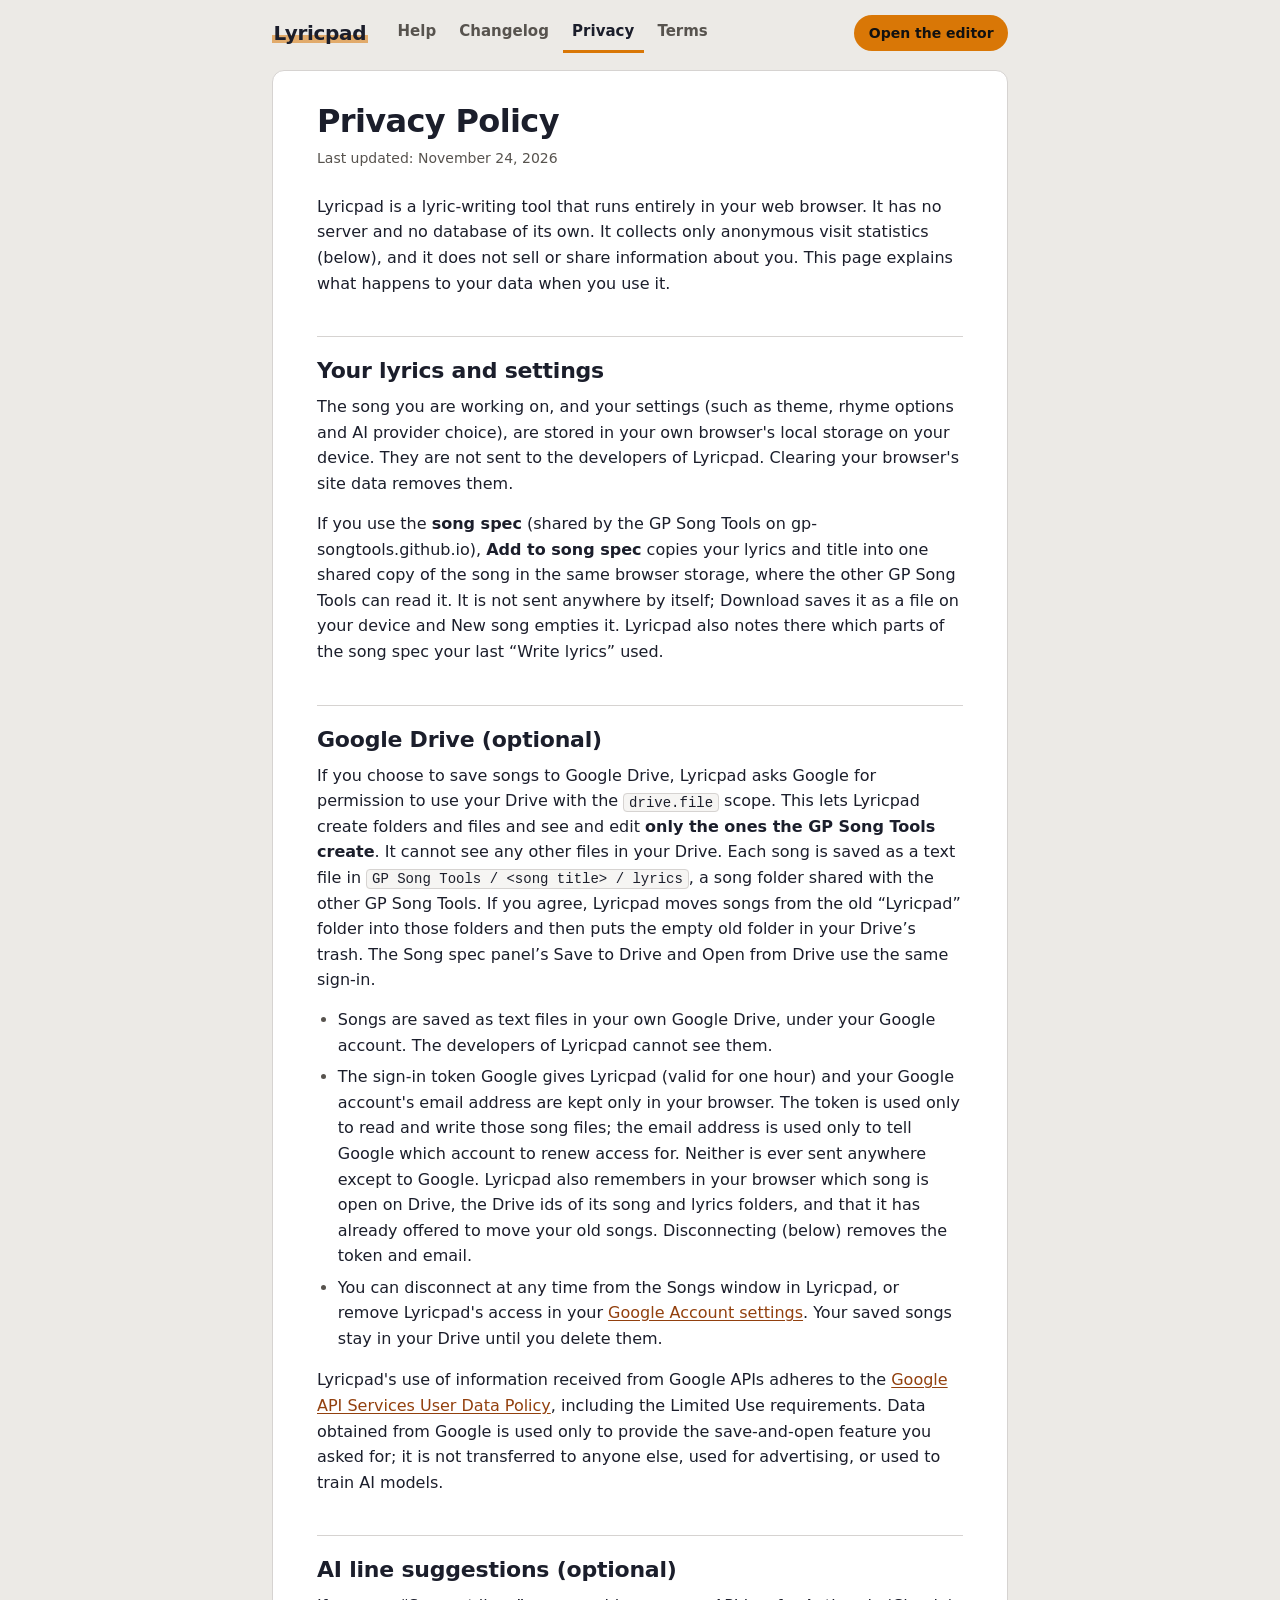
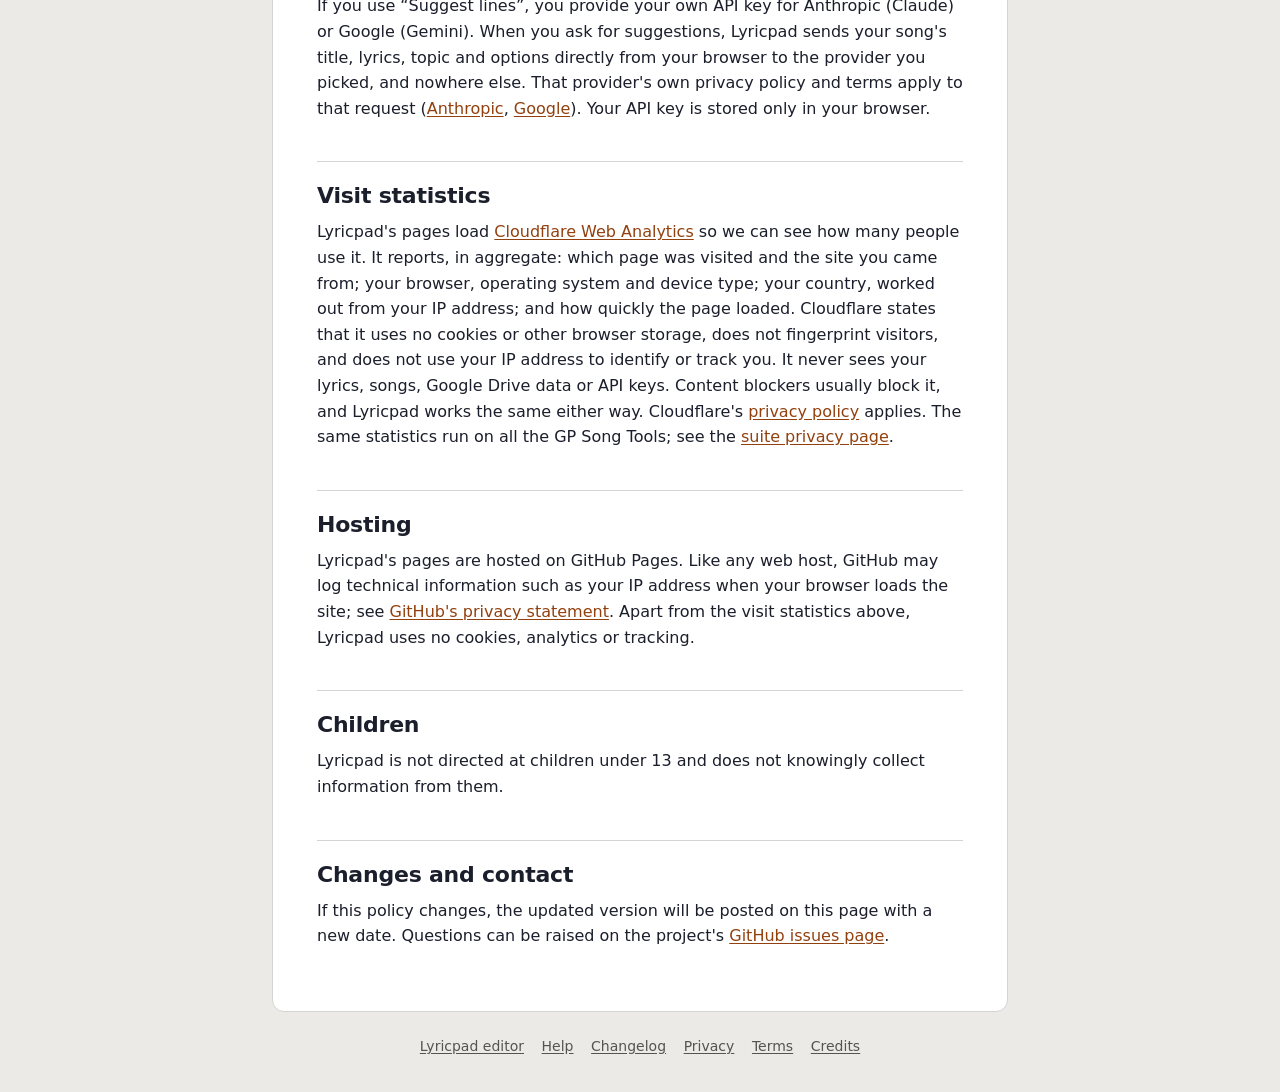
<file: privacy.html>
<!doctype html>
<html lang="en">
<head>
  <meta charset="utf-8">
  <link rel="icon" href="feather.svg" type="image/svg+xml">
  <meta name="viewport" content="width=device-width, initial-scale=1">
  <meta name="theme-color" content="#eceae6" media="(prefers-color-scheme: light)">
  <meta name="theme-color" content="#141312" media="(prefers-color-scheme: dark)">
  <title>Lyricpad – Privacy Policy</title>
  <meta name="description" content="How Lyricpad handles your lyrics, settings and Google Drive files.">
  <link rel="stylesheet" href="css/pages.css?v=b62c520e">
  <script>
    // Match the theme chosen in the app.
    (function () {
      let t = "light";
      try { t = localStorage.getItem("lyricpad:theme") || "light"; } catch {}
      document.documentElement.dataset.theme = t === "dark" || t === "auto" ? t : "light";
    })();
  </script>
</head>
<body>
<a class="skip" href="#main">Skip to content</a>
<header class="pagebar">
  <a class="brand" href="./" title="Back to the Lyricpad editor"><span class="mark">Lyricpad</span></a>
  <nav aria-label="Lyricpad pages"><a href="help.html">Help</a><a href="changelog.html">Changelog</a><a href="privacy.html" aria-current="page">Privacy</a><a href="terms.html">Terms</a></nav>
  <a class="open-app" href="./">Open the editor</a>
</header>
<div class="page-wrap">
<main id="main">
  <h1>Privacy Policy</h1>
  <p class="meta">Last updated: November 24, 2026</p>

  <p>Lyricpad is a lyric-writing tool that runs entirely in your web browser. It has no server and no database of its own. It collects only anonymous visit statistics (below), and it does not sell or share information about you. This page explains what happens to your data when you use it.</p>

  <h2>Your lyrics and settings</h2>
  <p>The song you are working on, and your settings (such as theme, rhyme options and AI provider choice), are stored in your own browser's local storage on your device. They are not sent to the developers of Lyricpad. Clearing your browser's site data removes them.</p>
  <p>If you use the <b>song spec</b> (shared by the GP Song Tools on gp-songtools.github.io), <b>Add to song spec</b> copies your lyrics and title into one shared copy of the song in the same browser storage, where the other GP Song Tools can read it. It is not sent anywhere by itself; Download saves it as a file on your device and New song empties it. Lyricpad also notes there which parts of the song spec your last “Write lyrics” used.</p>

  <h2>Google Drive (optional)</h2>
  <p>If you choose to save songs to Google Drive, Lyricpad asks Google for permission to use your Drive with the <code>drive.file</code> scope. This lets Lyricpad create folders and files and see and edit <strong>only the ones the GP Song Tools create</strong>. It cannot see any other files in your Drive. Each song is saved as a text file in <code>GP Song Tools / &lt;song title&gt; / lyrics</code>, a song folder shared with the other GP Song Tools. If you agree, Lyricpad moves songs from the old “Lyricpad” folder into those folders and then puts the empty old folder in your Drive’s trash. The Song spec panel’s Save to Drive and Open from Drive use the same sign-in.</p>
  <ul>
    <li>Songs are saved as text files in your own Google Drive, under your Google account. The developers of Lyricpad cannot see them.</li>
    <li>The sign-in token Google gives Lyricpad (valid for one hour) and your Google account's email address are kept only in your browser. The token is used only to read and write those song files; the email address is used only to tell Google which account to renew access for. Neither is ever sent anywhere except to Google. Lyricpad also remembers in your browser which song is open on Drive, the Drive ids of its song and lyrics folders, and that it has already offered to move your old songs. Disconnecting (below) removes the token and email.</li>
    <li>You can disconnect at any time from the Songs window in Lyricpad, or remove Lyricpad's access in your <a href="https://myaccount.google.com/connections">Google Account settings</a>. Your saved songs stay in your Drive until you delete them.</li>
  </ul>
  <p>Lyricpad's use of information received from Google APIs adheres to the <a href="https://developers.google.com/terms/api-services-user-data-policy">Google API Services User Data Policy</a>, including the Limited Use requirements. Data obtained from Google is used only to provide the save-and-open feature you asked for; it is not transferred to anyone else, used for advertising, or used to train AI models.</p>

  <h2>AI line suggestions (optional)</h2>
  <p>If you use “Suggest lines”, you provide your own API key for Anthropic (Claude) or Google (Gemini). When you ask for suggestions, Lyricpad sends your song's title, lyrics, topic and options directly from your browser to the provider you picked, and nowhere else. That provider's own privacy policy and terms apply to that request (<a href="https://www.anthropic.com/legal/privacy">Anthropic</a>, <a href="https://policies.google.com/privacy">Google</a>). Your API key is stored only in your browser.</p>

  <h2>Visit statistics</h2>
  <p>Lyricpad's pages load <a href="https://www.cloudflare.com/web-analytics/">Cloudflare Web Analytics</a> so we can see how many people use it. It reports, in aggregate: which page was visited and the site you came from; your browser, operating system and device type; your country, worked out from your IP address; and how quickly the page loaded. Cloudflare states that it uses no cookies or other browser storage, does not fingerprint visitors, and does not use your IP address to identify or track you. It never sees your lyrics, songs, Google Drive data or API keys. Content blockers usually block it, and Lyricpad works the same either way. Cloudflare's <a href="https://www.cloudflare.com/privacypolicy/">privacy policy</a> applies. The same statistics run on all the GP Song Tools; see the <a href="https://gp-songtools.github.io/toolsmenu/privacy.html">suite privacy page</a>.</p>

  <h2>Hosting</h2>
  <p>Lyricpad's pages are hosted on GitHub Pages. Like any web host, GitHub may log technical information such as your IP address when your browser loads the site; see <a href="https://docs.github.com/en/site-policy/privacy-policies/github-general-privacy-statement">GitHub's privacy statement</a>. Apart from the visit statistics above, Lyricpad uses no cookies, analytics or tracking.</p>

  <h2>Children</h2>
  <p>Lyricpad is not directed at children under 13 and does not knowingly collect information from them.</p>

  <h2>Changes and contact</h2>
  <p>If this policy changes, the updated version will be posted on this page with a new date. Questions can be raised on the project's <a href="https://github.com/gp-songtools/lyricpad/issues">GitHub issues page</a>.</p>
</main>
</div>
<footer class="page-foot">
  <a href="./">Lyricpad editor</a>
  <a href="help.html">Help</a>
  <a href="changelog.html">Changelog</a>
  <a href="privacy.html">Privacy</a>
  <a href="terms.html">Terms</a>
  <a href="https://gp-songtools.github.io/toolsmenu/privacy.html#credits">Credits</a>
</footer>
<!-- Cloudflare Web Analytics --><script type='module' src='https://static.cloudflareinsights.com/beacon.min.js' data-cf-beacon='{"token": "2c5b0c69f74b496998f02d0e1f651bd5"}'></script><!-- End Cloudflare Web Analytics -->
</body>
</html>
</file>
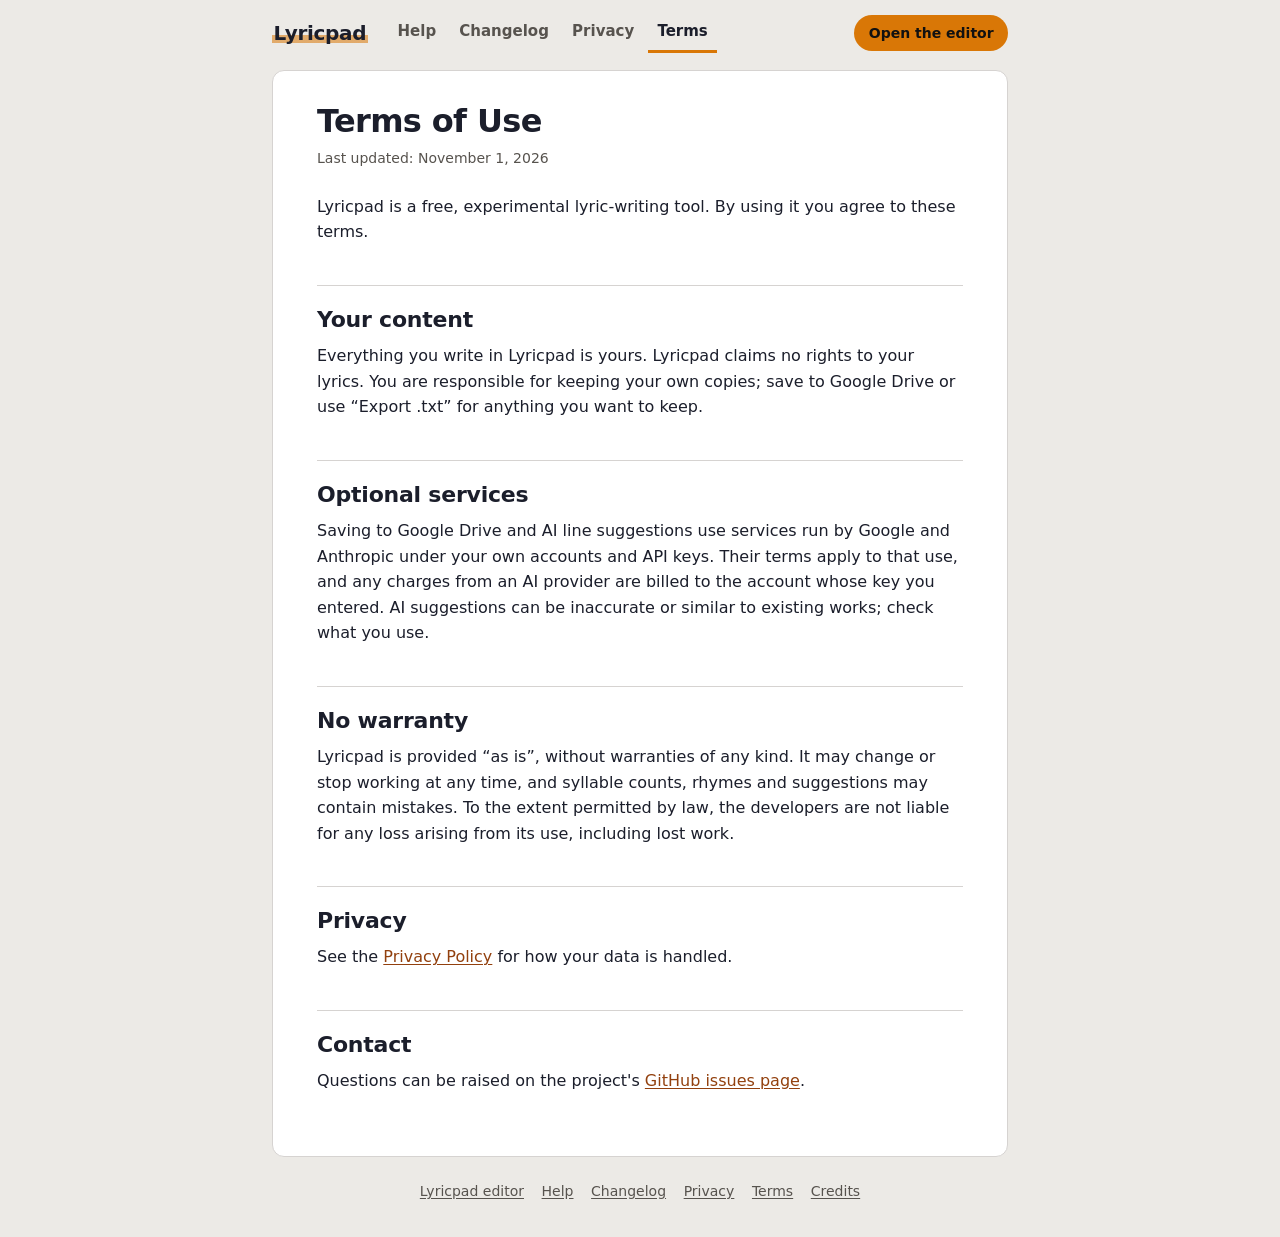
<file: terms.html>
<!doctype html>
<html lang="en">
<head>
  <meta charset="utf-8">
  <link rel="icon" href="feather.svg" type="image/svg+xml">
  <meta name="viewport" content="width=device-width, initial-scale=1">
  <meta name="theme-color" content="#eceae6" media="(prefers-color-scheme: light)">
  <meta name="theme-color" content="#141312" media="(prefers-color-scheme: dark)">
  <title>Lyricpad – Terms of Use</title>
  <meta name="description" content="Terms for using Lyricpad.">
  <link rel="stylesheet" href="css/pages.css?v=b62c520e">
  <script>
    // Match the theme chosen in the app.
    (function () {
      let t = "light";
      try { t = localStorage.getItem("lyricpad:theme") || "light"; } catch {}
      document.documentElement.dataset.theme = t === "dark" || t === "auto" ? t : "light";
    })();
  </script>
</head>
<body>
<a class="skip" href="#main">Skip to content</a>
<header class="pagebar">
  <a class="brand" href="./" title="Back to the Lyricpad editor"><span class="mark">Lyricpad</span></a>
  <nav aria-label="Lyricpad pages"><a href="help.html">Help</a><a href="changelog.html">Changelog</a><a href="privacy.html">Privacy</a><a href="terms.html" aria-current="page">Terms</a></nav>
  <a class="open-app" href="./">Open the editor</a>
</header>
<div class="page-wrap">
<main id="main">
  <h1>Terms of Use</h1>
  <p class="meta">Last updated: November 1, 2026</p>

  <p>Lyricpad is a free, experimental lyric-writing tool. By using it you agree to these terms.</p>

  <h2>Your content</h2>
  <p>Everything you write in Lyricpad is yours. Lyricpad claims no rights to your lyrics. You are responsible for keeping your own copies; save to Google Drive or use “Export .txt” for anything you want to keep.</p>

  <h2>Optional services</h2>
  <p>Saving to Google Drive and AI line suggestions use services run by Google and Anthropic under your own accounts and API keys. Their terms apply to that use, and any charges from an AI provider are billed to the account whose key you entered. AI suggestions can be inaccurate or similar to existing works; check what you use.</p>

  <h2>No warranty</h2>
  <p>Lyricpad is provided “as is”, without warranties of any kind. It may change or stop working at any time, and syllable counts, rhymes and suggestions may contain mistakes. To the extent permitted by law, the developers are not liable for any loss arising from its use, including lost work.</p>

  <h2>Privacy</h2>
  <p>See the <a href="privacy.html">Privacy Policy</a> for how your data is handled.</p>

  <h2>Contact</h2>
  <p>Questions can be raised on the project's <a href="https://github.com/gp-songtools/lyricpad/issues">GitHub issues page</a>.</p>
</main>
</div>
<footer class="page-foot">
  <a href="./">Lyricpad editor</a>
  <a href="help.html">Help</a>
  <a href="changelog.html">Changelog</a>
  <a href="privacy.html">Privacy</a>
  <a href="terms.html">Terms</a>
  <a href="https://gp-songtools.github.io/toolsmenu/privacy.html#credits">Credits</a>
</footer>
<!-- Cloudflare Web Analytics --><script type='module' src='https://static.cloudflareinsights.com/beacon.min.js' data-cf-beacon='{"token": "2c5b0c69f74b496998f02d0e1f651bd5"}'></script><!-- End Cloudflare Web Analytics -->
</body>
</html>
</file>
<file: css/style.css>
/* Lyricpad app styles. Tokens and rules: design-system/lyricpad/MASTER.md ("pen and highlighter"). */
:root {
  --bg: #ecead6; /* replaced below; keeps old browsers from flashing white */
  --bg: #eceae6;
  --paper: #ffffff;
  --sunk: #f6f5f3;
  --ink: #1b1e2b;
  --muted: #57534e;
  --line: #d6d3d1;
  --edge: #7d7771;
  --accent: #d97706;
  --on-accent: #111111;
  --accent-ink: #92400e;
  --accent-soft: #fef3c7;
  --ring: #b45309;
  --warn: #8a5a00;
  --danger: #b42318;
  --ok: #166534;
  --shadow-float: 0 12px 32px rgba(20, 18, 16, .18);

  --font-lyric: Charter, "Bitstream Charter", "Iowan Old Style", "Sitka Text", Cambria, Georgia, serif;
  --font-ui: system-ui, -apple-system, "Segoe UI", Roboto, "Helvetica Neue", Arial, sans-serif;
  --fs-xs: .8125rem;  /* 13px: the floor */
  --fs-sm: .875rem;   /* 14px */
  --fs-md: .9375rem;  /* 15px */
  --fs-base: 1rem;
  --fs-lyric: 1.125rem;
  --lh: 1.75rem;      /* lyric line grid; the gutter follows it */
  --r-panel: 12px;
  --r-ctl: 8px;
  --tap: 2.25rem;     /* control height on fine pointers; 44px on touch (below) */
  --ease: 150ms ease-out;

  /* Kept for older rules in shared code */
  --panel: var(--paper);
  --over: var(--danger);
  color-scheme: light;
}
/* Dark: follow the device unless the theme button picked Light; or forced Dark. */
@media (prefers-color-scheme: dark) {
  :root:not([data-theme="light"]) {
    --bg: #141312; --paper: #1f1d1b; --sunk: #191816; --ink: #f2f0ec; --muted: #aba59d;
    --line: #3a3632; --edge: #7a746e; --accent: #f59e0b; --accent-ink: #fbbf24; --accent-soft: #3a2c12;
    --ring: #fbbf24; --warn: #e8b04a; --danger: #f4877a; --ok: #6fcf8e; --shadow-float: 0 12px 32px rgba(0, 0, 0, .5);
    color-scheme: dark;
  }
}
:root[data-theme="dark"] {
  --bg: #141312; --paper: #1f1d1b; --sunk: #191816; --ink: #f2f0ec; --muted: #aba59d;
  --line: #3a3632; --edge: #7a746e; --accent: #f59e0b; --accent-ink: #fbbf24; --accent-soft: #3a2c12;
  --ring: #fbbf24; --warn: #e8b04a; --danger: #f4877a; --ok: #6fcf8e; --shadow-float: 0 12px 32px rgba(0, 0, 0, .5);
  color-scheme: dark;
}
@media (pointer: coarse) { :root { --tap: 2.75rem; } }

* { box-sizing: border-box; }
html, body { height: 100%; }
body {
  margin: 0; background: var(--bg); color: var(--ink); font-family: var(--font-ui); font-size: var(--fs-base);
  line-height: 1.4; display: flex; flex-direction: column; -webkit-text-size-adjust: 100%;
}
button, input, select, textarea { font: inherit; color: inherit; }
button, a, label, summary { -webkit-tap-highlight-color: transparent; }
a { color: var(--accent-ink); text-underline-offset: 2px; }
:focus-visible { outline: 2px solid var(--ring); outline-offset: 2px; }
::selection { background: color-mix(in srgb, var(--accent) 35%, transparent); }
html, .editor-scroll, .results, .suggest-scroll, .song-list { scrollbar-color: var(--edge) transparent; }
.results, .suggest-scroll, .song-list { scrollbar-width: thin; }
.vh { position: absolute; width: 1px; height: 1px; margin: -1px; overflow: hidden; clip-path: inset(50%); white-space: nowrap; }

/* ---------- buttons ---------- */
button {
  min-height: var(--tap); background: var(--paper); border: 1px solid var(--edge); border-radius: var(--r-ctl);
  padding: .35rem .8rem; cursor: pointer; font-size: var(--fs-md); font-weight: 500; line-height: 1.2;
  touch-action: manipulation; transition: background-color var(--ease), border-color var(--ease), color var(--ease);
}
button:hover { background: var(--sunk); border-color: var(--ink); }
button:active { background: var(--accent-soft); }
button:disabled { opacity: .5; cursor: not-allowed; }
button:disabled:hover { background: var(--paper); border-color: var(--edge); }
button.primary, .search button {
  background: var(--accent); border-color: var(--accent); color: var(--on-accent); font-weight: 650;
}
button.primary:hover, .search button:hover {
  background: color-mix(in srgb, var(--accent) 86%, var(--ink)); border-color: color-mix(in srgb, var(--accent) 86%, var(--ink)); color: var(--on-accent);
}
:root[data-theme="dark"] button.primary:hover, :root[data-theme="dark"] .search button:hover {
  background: color-mix(in srgb, var(--accent) 85%, #fff); border-color: color-mix(in srgb, var(--accent) 85%, #fff);
}
button.ghost { min-height: 2rem; border-radius: 999px; font-size: var(--fs-sm); padding: .25rem .75rem; }
.dlg-head button.ghost { border-color: transparent; background: transparent; }
.dlg-head button.ghost:hover { border-color: var(--edge); background: var(--sunk); }
button.linkish {
  min-height: 0; border: 0; background: none; padding: .15rem 0; font-size: var(--fs-sm); color: var(--accent-ink);
  text-decoration: underline; text-underline-offset: 2px;
}
button.linkish:hover { background: none; color: var(--ink); }
.icon { width: 1rem; height: 1rem; flex: none; vertical-align: -.15em; }

/* ---------- top bar & footer ---------- */
.topbar { display: flex; align-items: center; gap: .5rem 1rem; padding: .7rem 1.25rem; flex-wrap: wrap; }
.topbar h1 { margin: 0; font-size: 1.25rem; font-weight: 700; letter-spacing: -.015em; }
.topbar h1 .mark {
  background: linear-gradient(transparent 58%, color-mix(in srgb, var(--accent) 55%, transparent) 58%, color-mix(in srgb, var(--accent) 55%, transparent) 92%, transparent 92%);
  padding: 0 .08em;
}
.status { color: var(--muted); font-size: var(--fs-sm); font-variant-numeric: tabular-nums; }
.help-link, .theme-btn {
  display: inline-flex; align-items: center; gap: .35rem; min-height: var(--tap); padding: .3rem .75rem;
  font-size: var(--fs-sm); font-weight: 600; white-space: nowrap; border-radius: 999px;
  border: 1px solid transparent; background: transparent; color: var(--ink); text-decoration: none;
}
.theme-btn:hover { background: var(--paper); border-color: var(--line); }
.help-link { margin-left: auto; }
.help-link:hover { background: var(--paper); border-color: var(--line); }

.site-foot {
  display: flex; flex-wrap: wrap; justify-content: center; align-items: center; gap: .35rem 1.1rem;
  padding: .25rem 1.25rem 1rem; font-size: var(--fs-sm); color: var(--muted);
}
.site-foot .about { flex-basis: 100%; text-align: center; margin: 0 0 .15rem; }
.site-foot a { color: var(--muted); display: inline-flex; align-items: center; min-height: 1.75rem; }
.site-foot .ver { min-height: 1.75rem; }
.site-foot a:hover { color: var(--ink); }
.site-foot .ver {
  min-height: 0; font: inherit; font-variant-numeric: tabular-nums; color: var(--muted); background: none; border: 0;
  padding: .2rem 0; text-decoration: underline dotted; text-underline-offset: 3px;
}
.site-foot .ver:hover { color: var(--ink); background: none; }
.site-foot .ver:disabled { opacity: .7; }

/* ---------- workspace ---------- */
.layout {
  flex: 1; min-height: 0; display: grid; grid-template-columns: minmax(0, 3fr) minmax(320px, 2fr);
  gap: 1rem; padding: 0 1.25rem 1rem;
}
.panel {
  background: var(--paper); border: 1px solid var(--line); border-radius: var(--r-panel);
  display: flex; flex-direction: column; min-height: 0; overflow: hidden;
}
.editor-panel:has(#lyrics:focus-visible) { border-color: var(--ring); box-shadow: 0 0 0 1px var(--ring); }
.panel-head {
  display: flex; align-items: center; gap: .5rem .75rem; padding: .6rem .75rem .6rem 1rem;
  border-bottom: 1px solid var(--line);
}
.song-title {
  flex: 1; min-width: 8rem; border: 0; border-radius: 6px; background: transparent; font-family: var(--font-lyric);
  font-size: 1.3rem; font-weight: 700; padding: .2rem .25rem; margin-left: -.25rem; outline: none;
}
.song-title::placeholder { color: var(--muted); font-weight: 400; font-style: italic; }
.song-title:focus-visible { box-shadow: 0 0 0 2px var(--ring); }
.tools { display: flex; gap: .4rem; flex-wrap: wrap; justify-content: flex-end; }
.copy-wrap { position: relative; }
.copy-menu {
  position: absolute; right: 0; top: calc(100% + .35rem); z-index: 5; width: min(19rem, calc(100vw - 2rem));
  background: var(--paper); border: 1px solid var(--line); border-radius: 10px; padding: .35rem;
  box-shadow: var(--shadow-float); display: flex; flex-direction: column; gap: .15rem;
}
.copy-menu[hidden] { display: none; }
.copy-menu button { text-align: left; border-color: transparent; font-weight: 600; padding: .5rem .65rem; height: auto; }
.copy-menu button:hover { background: var(--sunk); border-color: transparent; }
.copy-menu small { display: block; font-weight: 400; font-size: var(--fs-xs); color: var(--muted); margin-top: .15rem; line-height: 1.35; }
.copy-menu label {
  display: flex; align-items: center; gap: .5rem; font-size: var(--fs-sm); padding: .55rem .65rem;
  border-top: 1px solid var(--line); border-bottom: 1px solid var(--line); cursor: pointer;
}
.copy-menu input { accent-color: var(--accent); width: 1rem; height: 1rem; margin: 0; }
.panel-foot {
  display: flex; justify-content: space-between; align-items: center; gap: .4rem 1rem; flex-wrap: wrap;
  padding: .45rem 1rem; border-top: 1px solid var(--line); color: var(--muted); font-size: var(--fs-sm);
  font-variant-numeric: tabular-nums;
}
.panel-foot #lineInfo { color: var(--ink); display: inline-flex; flex-wrap: wrap; gap: .1rem 1rem; }

/* ---------- editor: the one bold thing ---------- */
/* Textarea grows with its content, gutter sits beside it, the wrapper scrolls. */
.editor-scroll { flex: 1; overflow: auto; scrollbar-gutter: stable; }
.editor { display: flex; min-height: 100%; }
.gutter {
  flex: 0 0 var(--gutter-w, 4.25rem); min-width: 0; overflow: hidden; background: var(--sunk); border-right: 1px solid var(--line);
  padding: 1rem 0; font-size: var(--fs-base); font-weight: 650; font-variant-numeric: tabular-nums; color: var(--ink);
  user-select: none;
}
.gutter div {
  display: flex; align-items: flex-start; justify-content: flex-end; padding: 0 .7rem;
  line-height: var(--lh); white-space: nowrap;
}
.gutter div.current { color: var(--accent-ink); background: var(--accent-soft); }
.gutter .guess::after { content: "?"; color: var(--warn); margin-left: 1px; }
.text-wrap { position: relative; flex: 1; min-width: 0; }
#lyrics, .mirror {
  font-family: var(--font-lyric); font-size: var(--fs-lyric); line-height: var(--lh);
  padding: 1rem 1.25rem 4rem; margin: 0; border: 0; width: 100%;
  white-space: pre-wrap; overflow-wrap: break-word; word-break: normal; tab-size: 4;
}
#lyrics {
  position: relative; z-index: 1; display: block; resize: none; overflow: hidden; background: transparent;
  outline: none; min-height: 100%; caret-color: var(--accent-ink);
}
#lyrics::placeholder { color: var(--muted); opacity: 1; }
.mirror { position: absolute; inset: 0 auto auto 0; color: transparent; pointer-events: none; user-select: none; }
.mirror div { min-height: var(--lh); }
/* The current line: a highlighter band from the gutter across the text. */
.mirror div.current { background: var(--accent-soft); box-shadow: -1.25rem 0 0 var(--accent-soft), 1.25rem 0 0 var(--accent-soft); }
/* Rhyme colours: highlights drawn behind the textarea's text. No padding, so the text doesn't shift. */
.mirror mark { color: transparent; border-radius: 3px; box-shadow: 0 0 0 2px var(--rh); background: var(--rh); }
.rh0 { --rh: #fde68a; } .rh1 { --rh: #bae6fd; } .rh2 { --rh: #bbf7d0; } .rh3 { --rh: #fbcfe8; }
.rh4 { --rh: #ddd6fe; } .rh5 { --rh: #fed7aa; } .rh6 { --rh: #99f6e4; } .rh7 { --rh: #fca5a5; }
:root[data-theme="dark"] .rh0 { --rh: #6b5410; } :root[data-theme="dark"] .rh1 { --rh: #164a6b; }
:root[data-theme="dark"] .rh2 { --rh: #2a5a22; } :root[data-theme="dark"] .rh3 { --rh: #6b2438; }
:root[data-theme="dark"] .rh4 { --rh: #45307a; } :root[data-theme="dark"] .rh5 { --rh: #6e3e14; }
:root[data-theme="dark"] .rh6 { --rh: #165a50; } :root[data-theme="dark"] .rh7 { --rh: #5a2f5a; }
@media (prefers-color-scheme: dark) {
  :root:not([data-theme]) .rh0 { --rh: #6b5410; } :root:not([data-theme]) .rh1 { --rh: #164a6b; }
  :root:not([data-theme]) .rh2 { --rh: #2a5a22; } :root:not([data-theme]) .rh3 { --rh: #6b2438; }
  :root:not([data-theme]) .rh4 { --rh: #45307a; } :root:not([data-theme]) .rh5 { --rh: #6e3e14; }
  :root:not([data-theme]) .rh6 { --rh: #165a50; } :root:not([data-theme]) .rh7 { --rh: #5a2f5a; }
}
.rhyme-colours { display: flex; align-items: center; gap: .45rem; color: var(--muted); white-space: nowrap; }
.rhyme-colours select, .options select, .spec-in-row select {
  min-height: 2rem; font: inherit; font-size: var(--fs-sm); color: var(--ink); background: var(--paper);
  border: 1px solid var(--edge); border-radius: var(--r-ctl); padding: .2rem .4rem; cursor: pointer;
}

/* ---------- inputs ---------- */
.search input, .field input, .field select, .field textarea, .rhyme-row input:not([type]), .rhyme-with input,
.drive-setup input, #songFilter, .struct-in {
  min-width: 0; min-height: var(--tap); border: 1px solid var(--edge); border-radius: var(--r-ctl);
  padding: .45rem .65rem; background: var(--sunk); font-size: var(--fs-base); font-weight: 400; color: var(--ink);
  outline: none; transition: border-color var(--ease), box-shadow var(--ease);
}
.search input:focus, .field input:focus, .field select:focus, .field textarea:focus, .rhyme-row input:not([type]):focus,
.rhyme-with input:focus, .drive-setup input:focus, #songFilter:focus, .struct-in:focus {
  border-color: var(--ring); box-shadow: 0 0 0 1px var(--ring);
}
::placeholder { color: var(--muted); opacity: 1; }

/* ---------- side panel: tabs ---------- */
.tabs { display: flex; gap: .25rem; border-bottom: 1px solid var(--line); padding: 0 .5rem; overflow-x: auto; scrollbar-width: none; }
.tabs button {
  min-height: 2.75rem; border: 0; border-radius: 0; background: none; padding: .7rem .75rem .6rem; font-size: var(--fs-md);
  font-weight: 600; color: var(--muted); border-bottom: 3px solid transparent; margin-bottom: -1px; white-space: nowrap;
}
.tabs button:hover { background: none; color: var(--ink); }
.tabs button[aria-selected="true"] { color: var(--ink); border-bottom-color: var(--accent); }
.tabs button:focus-visible { outline-offset: -3px; }
.pane { flex: 1; min-height: 0; display: flex; flex-direction: column; }
.pane[hidden] { display: none; }

/* ---------- rhymes ---------- */
.search { display: flex; gap: .5rem; padding: .75rem .9rem; border-bottom: 1px solid var(--line); }
.search input { flex: 1; }
.search button { padding: .35rem 1rem; }
.options {
  display: flex; flex-wrap: wrap; gap: .45rem; padding: .6rem .9rem; border-bottom: 1px solid var(--line); align-items: center;
}
.chip {
  display: inline-flex; align-items: center; gap: .4rem; min-height: 2rem; font-size: var(--fs-sm); font-weight: 500;
  padding: .25rem .7rem; border: 1px solid var(--edge); border-radius: 999px; cursor: pointer; user-select: none;
  transition: background-color var(--ease), border-color var(--ease);
}
.chip:hover { background: var(--sunk); }
.chip:has(input:checked) { border-color: var(--accent-ink); background: var(--accent-soft); color: var(--accent-ink); font-weight: 600; }
.chip:has(input:focus-visible) { outline: 2px solid var(--ring); outline-offset: 2px; }
.chip input { accent-color: var(--accent); margin: 0; width: .95rem; height: .95rem; }
.chip.subtle { color: var(--muted); }
.options select { border-radius: 999px; padding: .2rem .6rem; }

.results { flex: 1; overflow: auto; padding: .4rem .9rem 1.25rem; }
.hint { color: var(--muted); font-size: var(--fs-sm); line-height: 1.5; }
.hint b { color: var(--ink); }
.legend {
  font-size: var(--fs-sm); display: grid; grid-template-columns: auto 1fr; gap: .45rem .9rem; margin: .75rem 0;
  padding: .7rem .8rem; background: var(--sunk); border-radius: var(--r-ctl); line-height: 1.45;
}
.legend dt { font-weight: 650; }
.legend dd { margin: 0; color: var(--muted); }
.notice { font-size: var(--fs-sm); color: var(--warn); margin: .5rem 0; }
.group h2 {
  font-size: var(--fs-md); font-weight: 700; color: var(--ink); margin: 1.1rem 0 .2rem;
  display: flex; gap: .5rem; align-items: baseline;
}
.group h2 .count { color: var(--muted); font-size: var(--fs-sm); font-weight: 500; font-variant-numeric: tabular-nums; }
.group h3 { font-size: var(--fs-sm); font-weight: 600; color: var(--muted); margin: .7rem 0 .2rem; font-variant-numeric: tabular-nums; }
.words { display: flex; flex-wrap: wrap; gap: .15rem .3rem; }
.word {
  min-height: 2rem; font-family: var(--font-lyric); font-size: 1.0625rem; font-weight: 400; border: 0; background: none;
  padding: .15rem .4rem; border-radius: 6px; cursor: pointer;
}
.word:hover { background: var(--accent-soft); color: var(--ink); border: 0; }
.word.rare { color: var(--muted); }
.word.near { font-style: italic; }
.word sup {
  font-family: var(--font-ui); font-size: var(--fs-xs); font-weight: 650; color: var(--muted); font-variant-numeric: tabular-nums;
  vertical-align: baseline; margin-left: .3rem; padding: 0 .3rem; border-radius: 4px; background: var(--sunk);
}
.more { font-size: var(--fs-sm); margin-top: .4rem; min-height: 2rem; padding: .2rem .7rem; }

/* ---------- thesaurus ---------- */
.rhyme-with { display: flex; align-items: center; gap: .5rem; font-size: var(--fs-sm); font-weight: 500; flex: 1 1 100%; }
.rhyme-with input { flex: 1; min-height: 2.25rem; }
.sense h3 { display: flex; flex-wrap: wrap; gap: .1rem .5rem; align-items: baseline; text-transform: none; }
.sense .pos { font-size: var(--fs-xs); font-style: italic; font-weight: 600; color: var(--accent-ink); }
.sense .gloss { font-size: var(--fs-sm); color: var(--muted); font-weight: 400; }

/* ---------- suggest ---------- */
.suggest-scroll { flex: 1; overflow: auto; padding: .9rem .9rem 1.5rem; display: flex; flex-direction: column; gap: .9rem; }
.suggest-scroll > * { flex-shrink: 0; }
.muted { color: var(--muted); font-weight: 400; }
.field { display: flex; flex-direction: column; gap: .35rem; font-size: var(--fs-sm); font-weight: 650; }
.field textarea { line-height: 1.45; resize: none; overflow-y: hidden; }
.check { display: flex; align-items: center; gap: .5rem; font-size: var(--fs-sm); min-height: 1.75rem; }
.check input { accent-color: var(--accent); width: 1rem; height: 1rem; margin: 0; flex: none; }
.quote {
  font-family: var(--font-lyric); font-size: 1.0625rem; font-weight: 400; padding: .55rem .75rem; line-height: 1.5;
  border: 1px solid color-mix(in srgb, var(--accent) 45%, transparent); background: var(--accent-soft); border-radius: var(--r-ctl); min-height: 2.5rem;
}
.quote.empty { color: var(--muted); font-style: italic; }
.seg { display: flex; border: 1px solid var(--edge); border-radius: var(--r-ctl); overflow: hidden; font-size: var(--fs-sm); }
.seg label {
  position: relative; flex: 1; display: flex; align-items: center; justify-content: center; text-align: center;
  min-height: var(--tap); padding: .35rem .5rem; cursor: pointer; font-weight: 500;
}
.seg label + label { border-left: 1px solid var(--edge); }
.seg input { position: absolute; opacity: 0; pointer-events: none; }
.seg label:has(input:checked) { background: var(--accent-soft); color: var(--accent-ink); font-weight: 650; box-shadow: inset 0 -3px 0 var(--accent); }
.seg label:has(input:focus-visible) { outline: 2px solid var(--ring); outline-offset: -2px; }

.syl-row { display: flex; align-items: center; gap: .6rem; flex-wrap: wrap; }
.stepper { display: inline-flex; align-items: stretch; border: 1px solid var(--edge); border-radius: var(--r-ctl); overflow: hidden; }
.stepper button { min-height: 2.25rem; min-width: 2.25rem; border: 0; border-radius: 0; padding: 0 .6rem; font-size: 1.1rem; line-height: 1; background: var(--paper); }
.stepper input {
  width: 3.25rem; border: 0; border-left: 1px solid var(--edge); border-right: 1px solid var(--edge);
  text-align: center; font-size: var(--fs-base); font-weight: 650; font-variant-numeric: tabular-nums; background: var(--sunk); outline: none;
  -moz-appearance: textfield; appearance: textfield;
}
.stepper input::-webkit-inner-spin-button, .stepper input::-webkit-outer-spin-button { -webkit-appearance: none; margin: 0; }
.stepper input:focus { box-shadow: inset 0 0 0 2px var(--ring); }
.stepper:has(input:disabled) { opacity: .5; }
.rhyme-row { display: flex; align-items: center; gap: .5rem .6rem; flex-wrap: wrap; }
.rhyme-row input:not([type]) { flex: 1; min-width: 8rem; }
.rhyme-row input:disabled { opacity: .5; }
.rhyme-row > label.check { min-width: 10rem; }
.rhyme-row:has(> label input[type="checkbox"]:not(:checked)) > input:not([type]) { opacity: .6; }
.rhyme-row.skipped { opacity: .5; }
.reword-row { display: flex; flex-direction: column; gap: .15rem; margin-top: -.45rem; }
.reword-row[hidden] { display: none; }
.reword-row.off { opacity: .6; }
.reword-row .hint { margin: 0 0 0 1.5rem; }
.rhyme-row .hint.rhyme-caption { flex-basis: 100%; margin: 0 0 0 1.5rem; }
.rhyme-row .affix-note { flex-basis: 100%; margin: 0; color: var(--warn); }
.rhyme-row .linkish { flex-basis: 100%; text-align: left; }

.settings { border: 1px solid var(--line); border-radius: 10px; padding: 0 .85rem; background: var(--paper); }
.settings summary {
  cursor: pointer; font-size: var(--fs-md); font-weight: 650; padding: .7rem 0; list-style-position: inside;
  min-height: var(--tap);
}
.settings summary .muted { font-size: var(--fs-sm); }
.settings[open] summary { border-bottom: 1px solid var(--line); }
.settings-body { display: flex; flex-direction: column; gap: .7rem; padding: .8rem 0 .9rem; }
.settings-body button { align-self: flex-start; }
.hint.small { font-size: var(--fs-sm); margin: 0; font-weight: 400; }
.hint a { color: var(--accent-ink); }
.error { color: var(--danger); font-size: var(--fs-sm); font-weight: 500; }

.suggestions { list-style: none; margin: .5rem 0 0; padding: 0; display: flex; flex-direction: column; gap: .5rem; }
.suggestions li {
  display: grid; grid-template-columns: 5.25rem 1fr; gap: .3rem .7rem; align-items: baseline;
  padding: .65rem .75rem; border: 1px solid var(--line); border-radius: 10px;
}
.syl {
  font-size: var(--fs-sm); font-weight: 700; font-variant-numeric: tabular-nums; color: var(--warn); text-align: right; white-space: nowrap;
}
.syl.fits { color: var(--ok); }
.suggestions .text { font-family: var(--font-lyric); font-size: 1.0625rem; line-height: 1.45; }
.suggestions .flag { grid-column: 2; font-size: var(--fs-sm); color: var(--warn); }
.suggestions li.mismatch .text { color: var(--muted); }
.suggestions .acts, .song-out .acts { grid-column: 2; display: flex; flex-wrap: wrap; gap: .4rem; }
.suggestions .acts button, .song-out .acts button { font-size: var(--fs-sm); min-height: 2rem; padding: .2rem .65rem; }

/* Write a whole song from a structure */
.struct-in {
  width: 100%; resize: vertical; font-size: var(--fs-sm); line-height: 1.5;
  font-family: ui-monospace, SFMono-Regular, Menlo, Consolas, monospace;
}
.song-out { display: flex; flex-direction: column; gap: .7rem; }
.song-sec .tag { font-size: var(--fs-sm); color: var(--muted); font-weight: 650; margin: .3rem 0 .2rem; }
.song-line { display: grid; grid-template-columns: 4.5rem 1fr; gap: .6rem; align-items: baseline; }
.song-line .text { font-family: var(--font-lyric); font-size: var(--fs-base); line-height: 1.5; }

/* ---------- Songs dialog / Google Drive ---------- */
.save-state { white-space: nowrap; font-weight: 500; }
.save-state.ok { color: var(--ok); }
.save-state.warn { color: var(--danger); }
.songs-dialog {
  width: min(540px, calc(100vw - 24px)); max-height: min(680px, calc(100dvh - 32px)); padding: 0;
  border: 1px solid var(--line); border-radius: var(--r-panel); background: var(--paper); color: var(--ink);
  box-shadow: var(--shadow-float); overscroll-behavior: contain;
}
.songs-dialog[open] { display: flex; flex-direction: column; }
.songs-dialog::backdrop { background: rgba(20, 18, 16, .45); }
.dlg-head { display: flex; align-items: center; justify-content: space-between; padding: .8rem .75rem .5rem 1rem; }
.dlg-head h2 { margin: 0; font-size: 1.25rem; font-weight: 700; letter-spacing: -.01em; }
.dlg-head .ghost { min-width: var(--tap); padding: 0; display: inline-flex; align-items: center; justify-content: center; font-size: 1.1rem; }
.dlg-actions { display: flex; flex-wrap: wrap; gap: .5rem; padding: .2rem 1rem .75rem; }
.drive-account, .drive-setup {
  margin: 0 1rem .75rem; padding: .75rem .85rem; border-radius: 10px; background: var(--sunk);
  display: flex; flex-direction: column; gap: .55rem; font-size: var(--fs-sm); line-height: 1.5;
}
.drive-account button { align-self: flex-start; }
.drive-account[hidden], .drive-setup[hidden] { display: none; }
.drive-setup p { margin: 0; }
.drive-setup .row { display: flex; gap: .4rem; }
.drive-setup input, #songFilter { flex: 1; background: var(--paper); }
#songFilter { margin: 0 1rem .5rem; flex: none; }
#songFilter[hidden] { display: none; }
.song-list { overflow: auto; overscroll-behavior: contain; padding: 0 .6rem .9rem; min-height: 2rem; }
.song-list .hint { padding: 0 .4rem; }
.song-list ul { list-style: none; margin: 0; padding: 0; }
.song {
  width: 100%; min-height: 2.75rem; display: flex; justify-content: space-between; align-items: baseline; gap: 1rem;
  border: 0; border-radius: var(--r-ctl); background: none; padding: .6rem .65rem; text-align: left;
}
.song:hover { background: var(--sunk); color: var(--ink); }
.song.current { background: var(--accent-soft); }
.song.current .name { font-weight: 700; }
.song .name { font-family: var(--font-lyric); font-size: 1.0625rem; min-width: 0; overflow-wrap: anywhere; }
.song .folder { display: block; font-family: inherit; font-size: var(--fs-sm); color: var(--muted); font-weight: 400; }
.old-songs { margin-top: .5rem; padding: .75rem .4rem 0; border-top: 1px solid var(--line); }
.old-songs .move-old { margin-bottom: .6rem; }
.old-songs .old-head { color: var(--ink); font-weight: 650; margin: 0; }
.old-songs .small { margin: 0 0 .4rem; }
.move-dialog { max-width: 420px; }
.move-text { margin: 0; padding: .2rem 1rem .6rem; line-height: 1.5; }
.song .when { font-size: var(--fs-sm); color: var(--muted); white-space: nowrap; font-variant-numeric: tabular-nums; }

.toast {
  z-index: 10; position: fixed; left: 50%; bottom: 1.5rem; transform: translateX(-50%) translateY(.5rem);
  max-width: calc(100vw - 2rem); background: var(--ink); color: var(--paper); padding: .55rem 1rem; border-radius: var(--r-ctl);
  font-size: var(--fs-sm); font-weight: 500; opacity: 0; transition: opacity 160ms ease-out, transform 160ms ease-out;
  pointer-events: none; box-shadow: var(--shadow-float);
}
.toast.show { opacity: 1; transform: translateX(-50%) translateY(0); }

/* ---------- song spec (panel drawn by js/songspec.js, shared with the other GP Song Tools) ---------- */
.spec-panel { padding: 0 1rem .25rem; color: var(--ink); font-size: var(--fs-sm); }
.spec-panel .ssp { margin: .5rem 0 .75rem; border-color: var(--line); }
.spec-panel .ssp, .spec-panel .ssp * { font-size: max(var(--fs-xs), 1em); }
.spec-panel .ssp p, .spec-panel .ssp .ssp-m { opacity: 1; color: var(--muted); }
.spec-panel .ssp button { min-height: 2rem; border-color: var(--edge); }
.spec-panel .ssp .ssp-w { color: var(--warn); }
.spec-panel .ssp .ssp-e { color: var(--danger); }
.spec-in { border: 1px solid var(--line); border-radius: 10px; padding: .6rem .8rem; background: var(--accent-soft); font-size: var(--fs-sm); }
.spec-in p { margin: .2rem 0; }
.spec-in-head { font-weight: 650; }
.spec-in-row { display: flex; flex-wrap: wrap; align-items: center; gap: .4rem .6rem; margin: .45rem 0; }
.spec-in-row select { max-width: 100%; }
.spec-in-text { flex: 1 1 12rem; min-width: 0; overflow-wrap: anywhere; }
.spec-ok { color: var(--ok); font-weight: 650; }
.spec-warn { color: var(--warn); }

/* ---------- responsive ---------- */
@media (max-width: 1100px) {
  .layout { grid-template-columns: minmax(0, 1fr) minmax(320px, 400px); }
}
@media (max-width: 900px) {
  html, body { height: auto; }
  .layout { grid-template-columns: minmax(0, 1fr); padding: 0 .75rem .75rem; gap: .75rem; }
  .topbar { padding: .6rem .9rem; }
  /* The sheet gets a fixed writing height; title, footer and song spec sit around it. */
  .editor-panel { height: auto; }
  .editor-scroll { flex: none; height: 60vh; height: 60dvh; min-height: 18rem; }
  /* One page scroll on phones: the tools panel grows with its results instead of scrolling inside. */
  .side-panel { height: auto; overflow: visible; }
  .results, .suggest-scroll { overflow: visible; }
  .tabs { position: sticky; top: 0; z-index: 2; background: var(--paper); border-radius: var(--r-panel) var(--r-panel) 0 0; }
}
@media (max-width: 600px) {
  /* Title gets its own row; the buttons go underneath. */
  .panel-head { flex-wrap: wrap; position: relative; padding: .6rem .75rem; }
  .song-title { flex-basis: 100%; }
  .tools { justify-content: flex-start; gap: .35rem; }
  .tools button { padding: .35rem .6rem; }
  /* The Copy button may wrap to the left, so hang its menu from the header's right edge. */
  .copy-wrap { position: static; }
  .copy-menu { right: .75rem; top: calc(100% - .25rem); }
  .gutter { --gutter-w: 3.4rem; font-size: var(--fs-md); }
  .gutter div { padding: 0 .45rem; }
  #lyrics, .mirror { padding: .9rem .9rem 3rem; }
  .mirror div.current { box-shadow: -.9rem 0 0 var(--accent-soft), .9rem 0 0 var(--accent-soft); }
  .panel-foot { padding: .45rem .75rem; }
  .rhyme-row > label.check { min-width: 0; }
}
@media (max-width: 480px) {
  .topbar .status { display: none; }
  .theme-btn, .help-link { padding: .3rem .65rem; }
}
@media (prefers-reduced-motion: reduce) {
  *, *::before, *::after { transition: none !important; animation: none !important; scroll-behavior: auto !important; }
}
.spec-panel .ssp summary { padding: .4rem 0; min-height: 2rem; }
/* Nothing written yet: no current-line band behind the placeholder. */
.editor:has(#lyrics:placeholder-shown) :is(.gutter div.current, .mirror div.current) { background: none; box-shadow: none; }

.skip {
  position: absolute; left: .75rem; top: -3rem; z-index: 20; padding: .5rem .9rem; border-radius: 8px;
  background: var(--ink); color: var(--paper); font-weight: 650; text-decoration: none;
}
.skip:focus { top: .75rem; }
</file>
<file: css/pages.css>
/* Help, changelog, privacy and terms. Same tokens as the app (design-system/lyricpad/MASTER.md). */
:root {
  --bg: #eceae6; --paper: #ffffff; --sunk: #f6f5f3; --ink: #1b1e2b; --muted: #57534e; --line: #d6d3d1;
  --edge: #7d7771; --accent: #d97706; --on-accent: #111111; --accent-ink: #92400e; --accent-soft: #fef3c7;
  --ring: #b45309; --warn: #8a5a00; --danger: #b42318; --ok: #166534;
  --font-lyric: Charter, "Bitstream Charter", "Iowan Old Style", "Sitka Text", Cambria, Georgia, serif;
  --font-ui: system-ui, -apple-system, "Segoe UI", Roboto, "Helvetica Neue", Arial, sans-serif;
  --font-mono: ui-monospace, SFMono-Regular, Menlo, Consolas, monospace;
  --fs-xs: .8125rem; --fs-sm: .875rem;
  color-scheme: light;
}
@media (prefers-color-scheme: dark) {
  :root:not([data-theme="light"]):not([data-theme="dark"]) {
    --bg: #141312; --paper: #1f1d1b; --sunk: #191816; --ink: #f2f0ec; --muted: #aba59d; --line: #3a3632;
    --edge: #7a746e; --accent: #f59e0b; --accent-ink: #fbbf24; --accent-soft: #3a2c12; --ring: #fbbf24;
    --warn: #e8b04a; --danger: #f4877a; --ok: #6fcf8e; color-scheme: dark;
  }
}
:root[data-theme="dark"] {
  --bg: #141312; --paper: #1f1d1b; --sunk: #191816; --ink: #f2f0ec; --muted: #aba59d; --line: #3a3632;
  --edge: #7a746e; --accent: #f59e0b; --accent-ink: #fbbf24; --accent-soft: #3a2c12; --ring: #fbbf24;
  --warn: #e8b04a; --danger: #f4877a; --ok: #6fcf8e; color-scheme: dark;
}

* { box-sizing: border-box; }
html { -webkit-text-size-adjust: 100%; }
body { margin: 0; background: var(--bg); color: var(--ink); font: 1rem/1.6 var(--font-ui); }
a { color: var(--accent-ink); text-underline-offset: 2px; }
a:hover { color: var(--ink); }
:focus-visible { outline: 2px solid var(--ring); outline-offset: 2px; border-radius: 2px; }
b, strong { font-weight: 650; }

/* Top bar, shared with the app */
.pagebar {
  display: flex; flex-wrap: wrap; align-items: center; gap: .5rem 1.25rem;
  max-width: 48rem; margin: 0 auto; padding: .8rem 1rem;
}
.brand { font-size: 1.25rem; font-weight: 700; letter-spacing: -.015em; color: var(--ink); text-decoration: none; }
.mark {
  background: linear-gradient(transparent 58%, color-mix(in srgb, var(--accent) 55%, transparent) 58%, color-mix(in srgb, var(--accent) 55%, transparent) 92%, transparent 92%);
  padding: 0 .08em;
}
.pagebar nav { display: flex; flex-wrap: wrap; gap: .25rem; }
.pagebar nav a {
  display: inline-flex; align-items: center; min-height: 2.5rem; padding: .3rem .6rem; border-bottom: 3px solid transparent;
  color: var(--muted); font-size: .9375rem; font-weight: 600; text-decoration: none;
}
.pagebar nav a:hover { color: var(--ink); }
.pagebar nav a[aria-current="page"] { color: var(--ink); border-bottom-color: var(--accent); }
.open-app {
  margin-left: auto; display: inline-flex; align-items: center; min-height: 2.25rem; padding: .3rem .9rem;
  border-radius: 999px; background: var(--accent); color: var(--on-accent); font-size: var(--fs-sm); font-weight: 650; text-decoration: none;
}
.open-app:hover { color: var(--on-accent); background: color-mix(in srgb, var(--accent) 86%, var(--ink)); }

/* The sheet */
main {
  max-width: 46rem; margin: .25rem auto 0; padding: 2rem clamp(1rem, 4vw, 2.75rem) 3rem;
  background: var(--paper); border: 1px solid var(--line); border-radius: 12px;
}
.page-wrap { padding: 0 1rem; }
h1 { font-size: 2rem; line-height: 1.15; font-weight: 750; letter-spacing: -.02em; margin: 0 0 .5rem; text-wrap: balance; }
h2 {
  font-size: 1.375rem; line-height: 1.25; font-weight: 700; letter-spacing: -.01em;
  margin: 2.5rem 0 .6rem; padding-top: 1.25rem; border-top: 1px solid var(--line); scroll-margin-top: 1rem; text-wrap: balance;
}
h3 { font-size: 1.0625rem; font-weight: 700; margin: 1.6rem 0 .35rem; scroll-margin-top: 1rem; }
p, ul, ol, table { max-width: 68ch; }
p { margin: 0 0 .9rem; }
ul, ol { padding-left: 1.3rem; margin: 0 0 1rem; }
li { margin: .35rem 0; }
li::marker { color: var(--muted); }
.lede, p.meta, .sub { color: var(--muted); font-size: 1.0625rem; margin: 0 0 1.5rem; }
p.meta { font-size: var(--fs-sm); font-variant-numeric: tabular-nums; }
code {
  font-family: var(--font-mono); font-size: .875em; background: var(--sunk); border: 1px solid var(--line);
  border-radius: 4px; padding: .05em .35em; overflow-wrap: anywhere;
}
kbd {
  font: 600 max(.85em, var(--fs-xs)) var(--font-mono); background: var(--paper); border: 1px solid var(--edge); border-bottom-width: 2px;
  border-radius: 5px; padding: .05em .4em; white-space: nowrap;
}
.btn { font-weight: 650; white-space: nowrap; }

/* Help */
nav.toc {
  display: flex; flex-wrap: wrap; gap: .4rem; margin: 0 0 1rem; padding: 0; background: none; border: 0;
}
nav.toc a {
  display: inline-flex; align-items: center; min-height: 2.25rem; padding: .25rem .75rem; border: 1px solid var(--edge);
  border-radius: 999px; font-size: var(--fs-sm); font-weight: 600; color: var(--ink); text-decoration: none;
}
nav.toc a:hover { background: var(--sunk); border-color: var(--ink); }
.tip {
  background: var(--accent-soft); border: 1px solid color-mix(in srgb, var(--accent) 45%, transparent); border-radius: 8px;
  padding: .75rem 1rem; margin: 1.1rem 0; font-size: .9375rem; max-width: 68ch;
}
.example {
  font-family: var(--font-lyric); font-size: 1.0625rem; line-height: 1.75rem; background: var(--paper);
  border: 1px solid var(--line); border-radius: 10px; overflow: hidden; display: grid;
  grid-template-columns: 3.25rem 1fr; margin: 1rem 0; max-width: 68ch;
}
.example > span { padding: 0 .9rem; }
.example > span:first-child, .example > span:nth-child(2) { padding-top: .5rem; }
.example > span:nth-last-child(-n+2) { padding-bottom: .5rem; }
.example .n {
  font: 600 var(--fs-sm)/1.75rem var(--font-ui); color: var(--muted); text-align: right; padding: 0 .6rem;
  background: var(--sunk); border-right: 1px solid var(--line); font-variant-numeric: tabular-nums;
}
table { border-collapse: collapse; width: 100%; font-size: .9375rem; margin: .5rem 0 1.25rem; }
th, td { text-align: left; padding: .55rem .6rem; border-bottom: 1px solid var(--line); vertical-align: top; }
th { font-size: var(--fs-sm); font-weight: 650; color: var(--muted); }
.table-wrap { overflow-x: auto; max-width: 100%; }

/* Changelog */
.ver { display: flex; align-items: baseline; gap: .25rem .75rem; flex-wrap: wrap; }
.ver .v { font-size: 1.25rem; font-weight: 700; }
.ver time { color: var(--muted); font-size: var(--fs-sm); font-weight: 500; font-variant-numeric: tabular-nums; }
.ver .cur {
  font-size: var(--fs-xs); font-weight: 700; background: var(--accent); color: var(--on-accent);
  border-radius: 999px; padding: .1rem .6rem;
}
#log ul { list-style: none; padding: 0; margin: .5rem 0 0; }
#log li { display: flex; gap: .75rem; align-items: flex-start; margin: 0 0 .75rem; }
#log li > span:last-child { min-width: 0; }
#log li ul { margin: .4rem 0 0; }
#log li li { display: list-item; list-style: disc; margin: 0 0 .3rem 1.2rem; }
.tag {
  flex: 0 0 5.25rem; text-align: center; font-size: var(--fs-xs); font-weight: 700; border-radius: 6px;
  padding: .1rem .4rem; margin-top: .2rem; border: 1px solid var(--edge); background: var(--paper); color: var(--ink);
}
.tag.new { background: var(--accent-soft); border-color: var(--accent-ink); color: var(--accent-ink); }
.tag.fix { border-color: var(--danger); color: var(--danger); }
.msg { background: var(--sunk); border: 1px solid var(--line); border-radius: 10px; padding: .8rem 1rem; }

/* Footer, shared with the app */
.page-foot {
  display: flex; flex-wrap: wrap; justify-content: center; gap: .35rem 1.1rem;
  max-width: 64rem; margin: 0 auto; padding: 1.25rem 1rem 2rem; font-size: var(--fs-sm); color: var(--muted);
}
.page-foot a { color: var(--muted); }
.page-foot a:hover { color: var(--ink); }

@media (max-width: 600px) {
  .pagebar { padding: .7rem .75rem; gap: .4rem .75rem; }
  .pagebar nav { order: 3; flex-basis: 100%; margin-left: -.5rem; }
  .page-wrap { padding: 0 .5rem; }
  main { padding: 1.5rem 1rem 2rem; border-radius: 10px; }
  h1 { font-size: 1.75rem; }
  h2 { font-size: 1.25rem; margin-top: 2rem; }
  #log li { flex-direction: column; gap: .3rem; }
  .tag { flex-basis: auto; }
}
@media (prefers-reduced-motion: no-preference) { html { scroll-behavior: smooth; } }
.page-foot a { display: inline-flex; align-items: center; min-height: 1.75rem; }

.skip {
  position: absolute; left: .75rem; top: -3rem; z-index: 20; padding: .5rem .9rem; border-radius: 8px;
  background: var(--ink); color: var(--paper); font-weight: 650; text-decoration: none;
}
.skip:focus { top: .75rem; }
</file>
